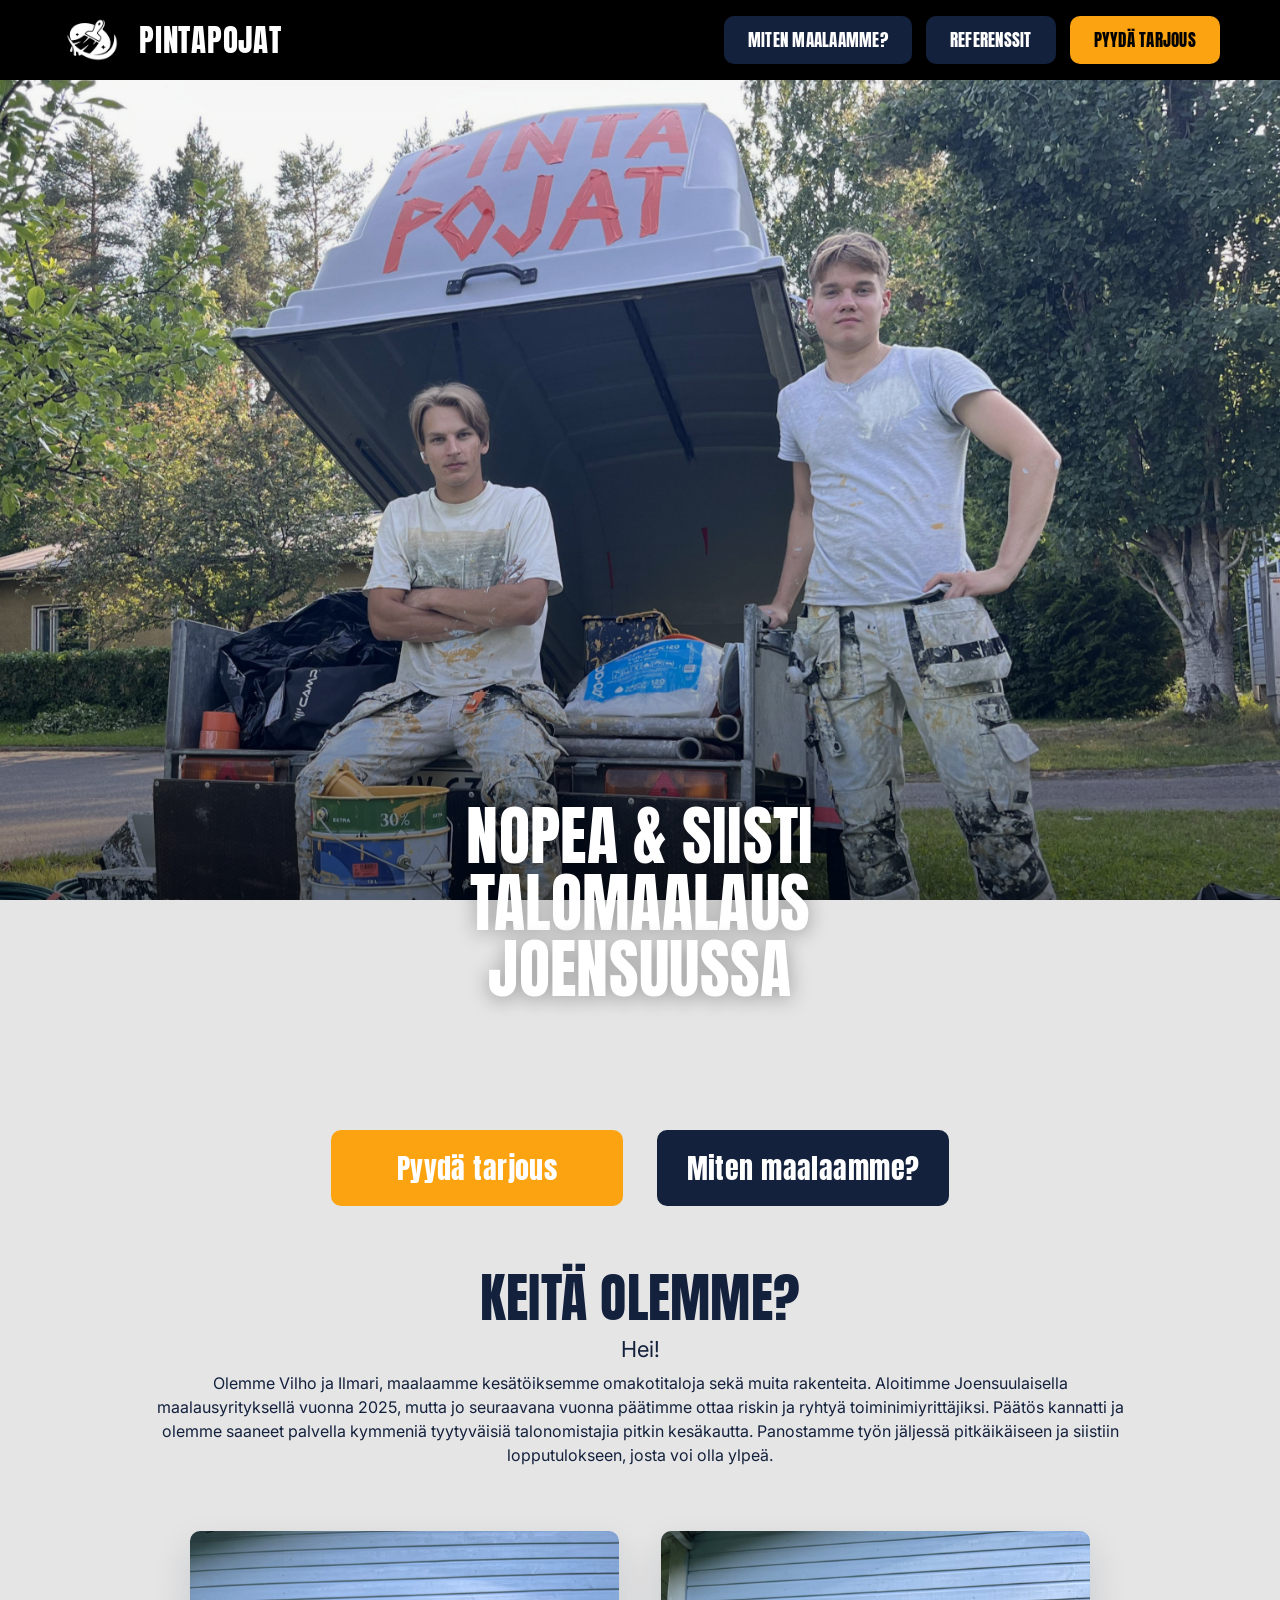
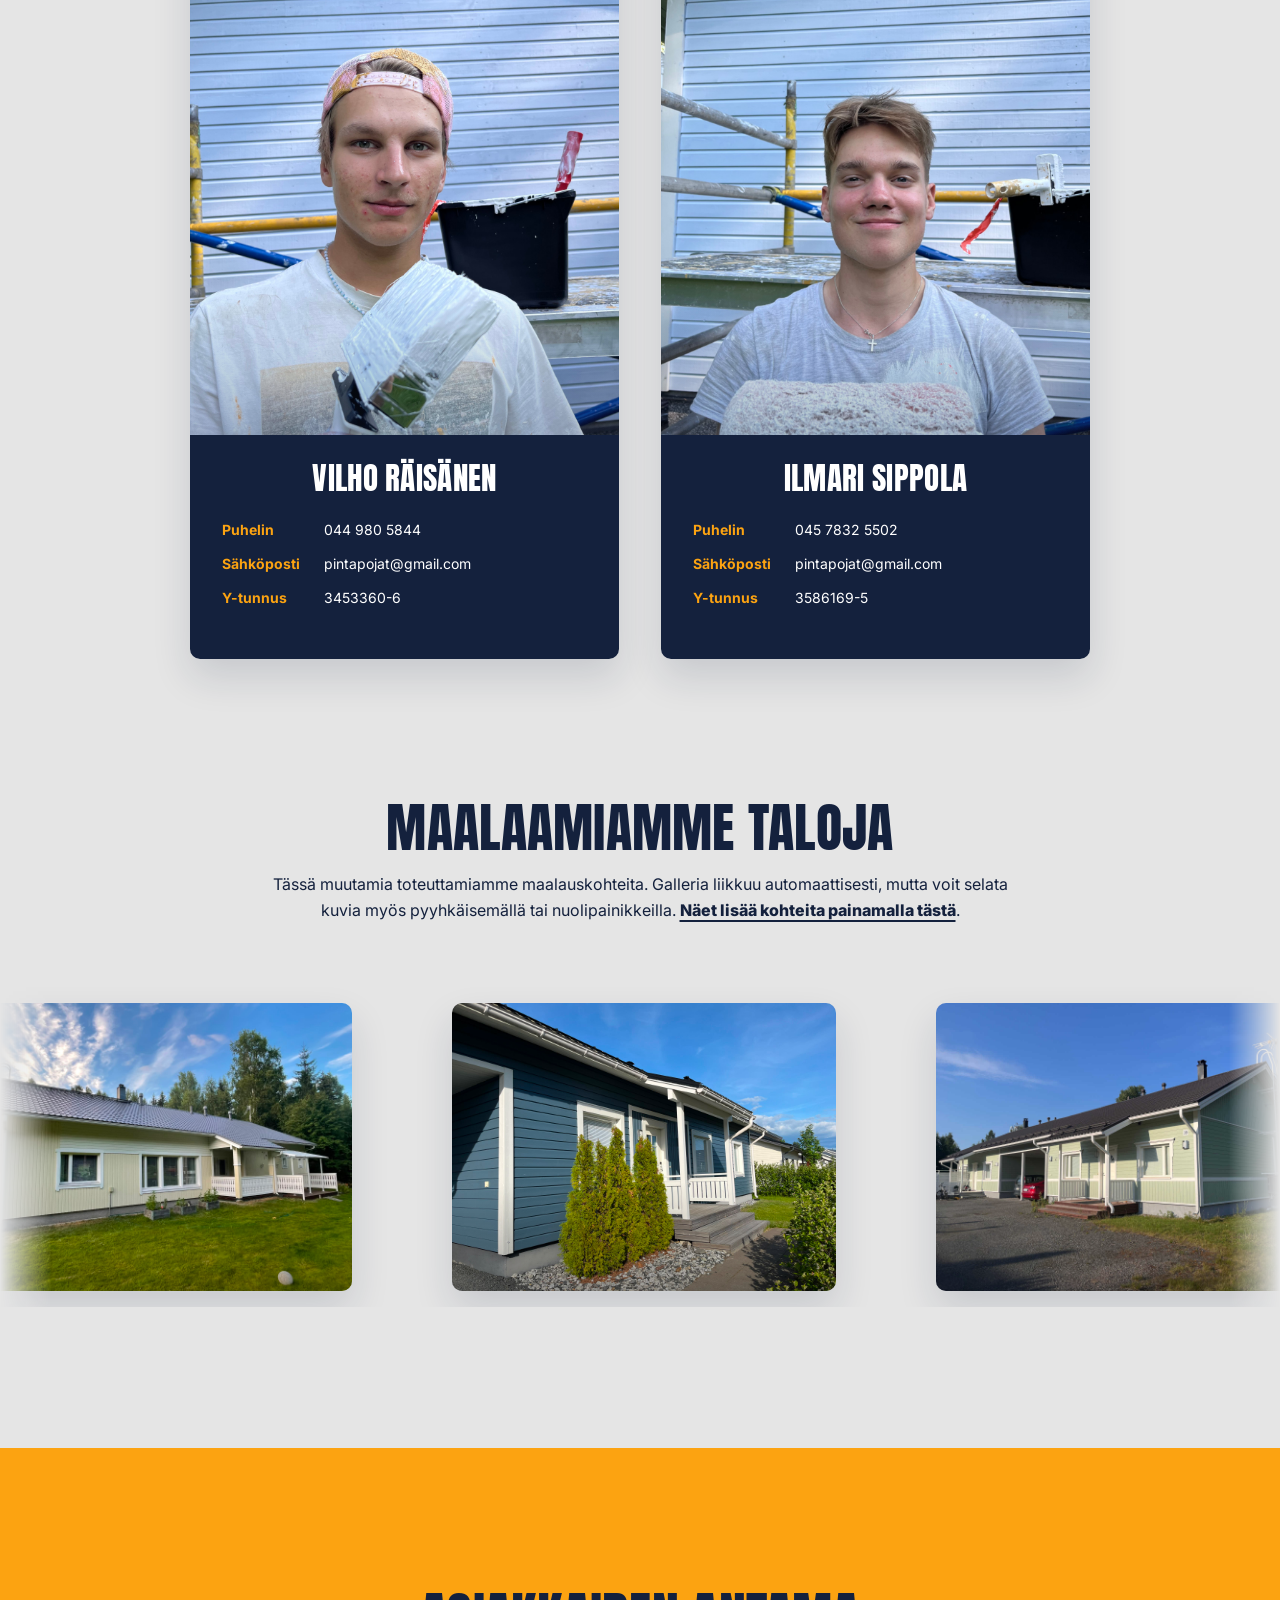
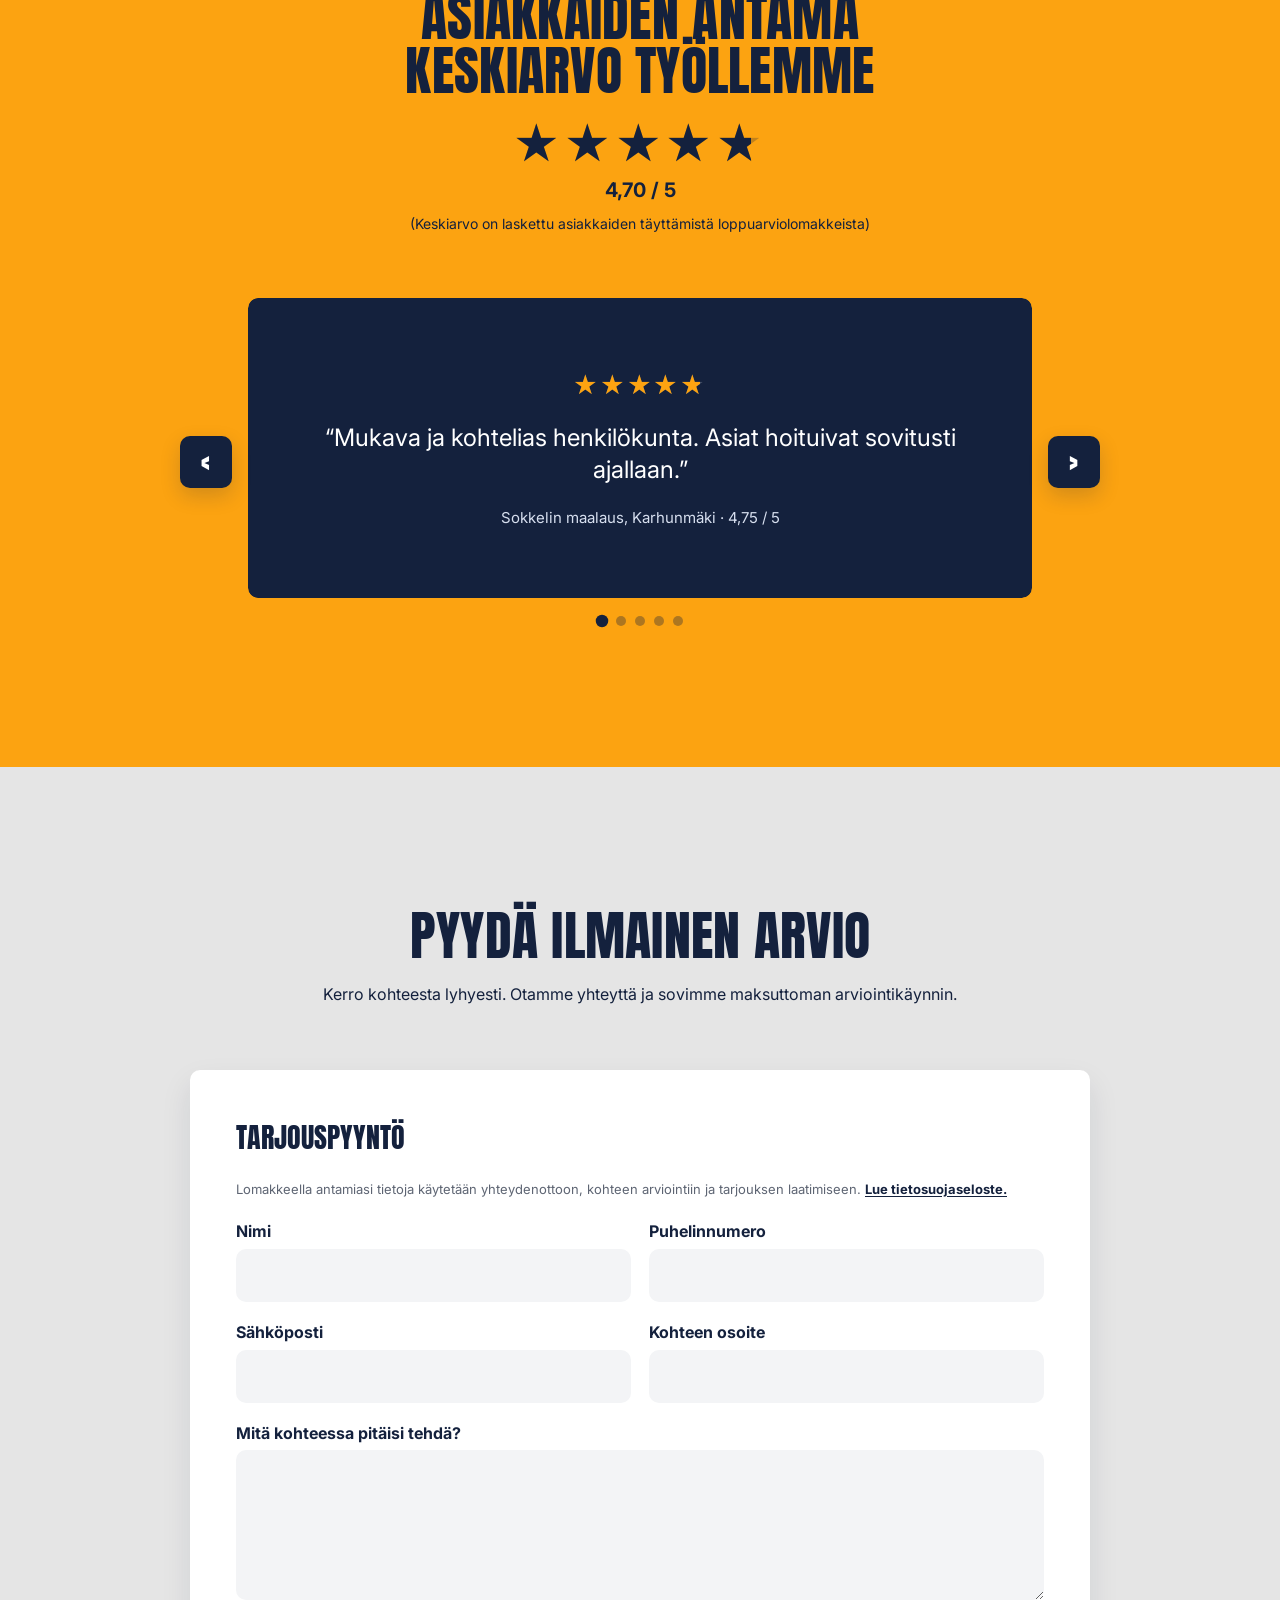
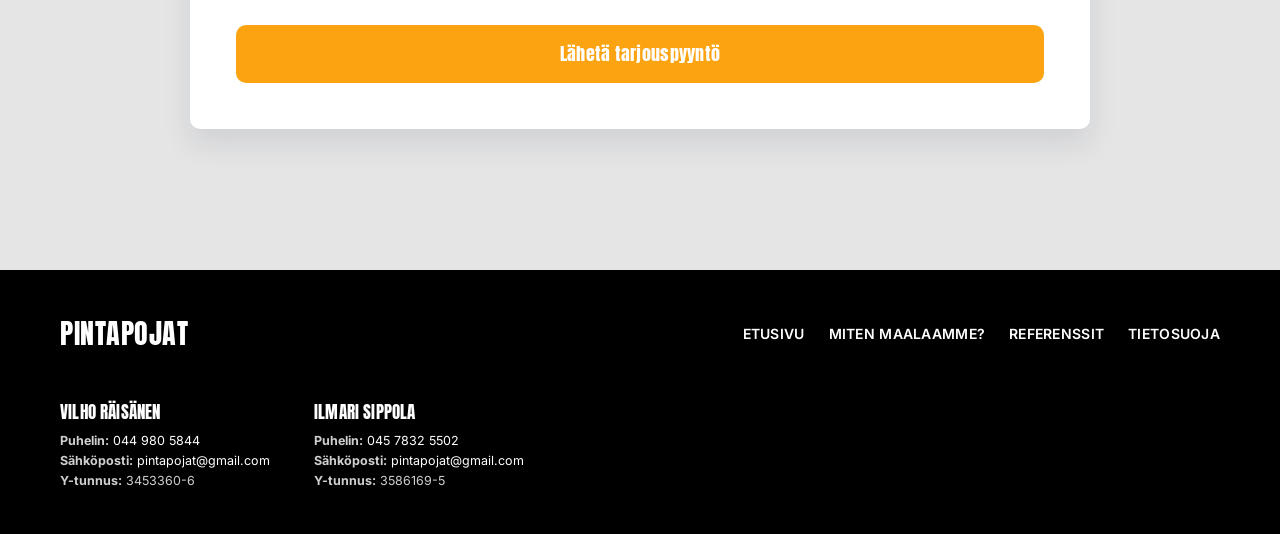
<file: index.html>
<!doctype html>
<html lang="fi">
<head>
  <meta charset="utf-8">
  <meta name="viewport" content="width=device-width, initial-scale=1">
    
  <title>Talomaalaus Joensuu | PintaPojat</title>
  <meta name="description" content="PintaPojat tekee talomaalaukset, julkisivumaalaukset ja huoltomaalaukset Joensuussa ja lähialueilla. Pyydä ilmainen arviointikäynti.">
  <meta name="robots" content="index,follow,max-image-preview:large">
  <link rel="canonical" href="https://pintapojat.fi/">

  <meta property="og:type" content="website">
  <meta property="og:locale" content="fi_FI">
  <meta property="og:site_name" content="PintaPojat">
  <meta property="og:title" content="Talomaalaus Joensuu | PintaPojat">
  <meta property="og:description" content="PintaPojat tekee talomaalaukset, julkisivumaalaukset ja huoltomaalaukset Joensuussa ja lähialueilla. Pyydä ilmainen arviointikäynti.">
  <meta property="og:url" content="https://pintapojat.fi/">
  <meta property="og:image" content="https://pintapojat.fi/assets/Pintapojat_tiimikuva1.jpg">
  <meta property="og:image:alt" content="Talomaalaus Joensuu | PintaPojat">

  <meta name="twitter:card" content="summary_large_image">
  <meta name="twitter:title" content="Talomaalaus Joensuu | PintaPojat">
  <meta name="twitter:description" content="PintaPojat tekee talomaalaukset, julkisivumaalaukset ja huoltomaalaukset Joensuussa ja lähialueilla. Pyydä ilmainen arviointikäynti.">
  <meta name="twitter:image" content="https://pintapojat.fi/assets/Pintapojat_tiimikuva1.jpg">

  <script type="application/ld+json">
{
  "@context": "https://schema.org",
  "@graph": [
    {
      "@type": [
        "LocalBusiness",
        "HousePainter"
      ],
      "@id": "https://pintapojat.fi/#business",
      "name": "PintaPojat",
      "url": "https://pintapojat.fi/",
      "logo": "https://pintapojat.fi/assets/LogoValkoinen.png",
      "image": "https://pintapojat.fi/assets/Pintapojat_tiimikuva1.jpg",
      "email": "pintapojat@gmail.com",
      "telephone": "+358449805844",
      "description": "PintaPojat tekee talomaalauksia, julkisivumaalauksia ja huoltomaalauksia Joensuussa ja lähialueilla.",
      "areaServed": [
        {
          "@type": "City",
          "name": "Joensuu"
        },
        {
          "@type": "AdministrativeArea",
          "name": "Pohjois-Karjala"
        }
      ],
      "address": {
        "@type": "PostalAddress",
        "addressLocality": "Joensuu",
        "addressRegion": "Pohjois-Karjala",
        "addressCountry": "FI"
      },
      "founder": [
        {
          "@type": "Person",
          "name": "Vilho Räisänen"
        },
        {
          "@type": "Person",
          "name": "Ilmari Sippola"
        }
      ],
      "contactPoint": [
        {
          "@type": "ContactPoint",
          "telephone": "+358449805844",
          "contactType": "customer service",
          "availableLanguage": "fi"
        },
        {
          "@type": "ContactPoint",
          "telephone": "+3584578325502",
          "contactType": "customer service",
          "availableLanguage": "fi"
        }
      ]
    },
    {
      "@type": "WebSite",
      "@id": "https://pintapojat.fi/#website",
      "url": "https://pintapojat.fi/",
      "name": "PintaPojat",
      "inLanguage": "fi-FI",
      "publisher": {
        "@id": "https://pintapojat.fi/#business"
      }
    }
  ]
}
  </script>
<link rel="icon" type="image/png" href="assets/LogoValkoinenMustaTausta.png">
  <link rel="apple-touch-icon" href="assets/LogoValkoinenMustaTausta.png">
<meta name="theme-color" content="#000000">
<link rel="preconnect" href="https://fonts.googleapis.com">
  <link rel="preconnect" href="https://fonts.gstatic.com" crossorigin>
  <link href="https://fonts.googleapis.com/css2?family=Anton&family=Inter:wght@400;500;600;700;800&display=swap" rel="stylesheet">

  <style>
    :root{
      --navy:#14213d;
      --navy-hover:#1d2e52;
      --orange:#fca311;
      --paper:#e5e5e5;
      --black:#000;
      --white:#fff;
      --max:1160px;
      --section-space:clamp(92px,11vw,144px);
      --content-gap:clamp(38px,5vw,64px);
      --radius-ui:10px;
      --image-y:0px;
      --title-y:0px;
      --hero-cover:0%;
      --header-height:80px;
    }

    *{box-sizing:border-box}
    html{scroll-behavior:smooth;overflow-x:hidden}
    body{
      margin:0;
      padding-top:var(--header-height);
      overflow-x:hidden;
      background:var(--paper);
      color:var(--navy);
      font-family:Inter,"Segoe UI",Arial,sans-serif;
      font-size:16px;
      line-height:1.55;
      text-rendering:optimizeLegibility;
      -webkit-font-smoothing:antialiased;
    }
    a{color:inherit;text-decoration:none}
    img{display:block;width:100%;height:auto}
    button,input,textarea{font:inherit}
    button{color:inherit}
    button,.nav-pill,.hero-action,.submit-button{
      font-family:Impact,Anton,Haettenschweiler,"Arial Narrow Bold",sans-serif;
      font-weight:400;
      letter-spacing:.015em;
    }
    .wrap{width:min(var(--max),calc(100% - 40px));margin-inline:auto}
    .impact{font-family:Impact,Anton,Haettenschweiler,"Arial Narrow Bold",sans-serif;font-weight:400}

    .skip-link{
      position:absolute;left:-9999px;top:12px;z-index:1000;
      padding:12px 16px;background:#fff;color:#000;border-radius:var(--radius-ui);
    }
    .skip-link:focus{left:12px}

    /* Musta yläpalkki kuten mallikuvassa */
    .site-header{
      position:fixed;
      inset:0 0 auto 0;
      z-index:10000;
      width:100%;
      background:var(--black);
      color:#fff;
    }
    .header-inner{
      min-height:80px;
      display:flex;
      align-items:center;
      justify-content:space-between;
      gap:28px;
      padding:10px 0;
    }
    .brand{
      display:flex;
      align-items:center;
      gap:15px;
      min-width:max-content;
    }
    .brand-logo{
      display:block;
      width:64px;
      height:54px;
      flex:none;
      border:0;
      object-fit:contain;
      background:transparent;
      pointer-events:none;
    }
    .brand-name{
      font-family:Impact,Anton,Haettenschweiler,"Arial Narrow Bold",sans-serif;
      font-size:clamp(25px,2.4vw,32px);
      line-height:1;
      letter-spacing:.025em;
      white-space:nowrap;
    }
    .main-nav{display:flex;align-items:center;gap:14px}
    .nav-pill{
      display:inline-flex;
      align-items:center;
      justify-content:center;
      min-height:48px;
      padding:9px 24px;
      border-radius:var(--radius-ui);
      background:var(--navy);
      color:#fff;
      font-size:clamp(13px,1.35vw,17px);
      font-weight:400;
      line-height:1;
      white-space:nowrap;
      transition:transform .18s ease,background .18s ease;
    }
    .nav-pill:hover,.nav-pill:focus-visible{background:var(--navy-hover);transform:translateY(-2px);outline:none}
    .nav-pill.offer{background:var(--orange);color:#000}
    .nav-pill.offer:hover,.nav-pill.offer:focus-visible{background:#ffb532}
    .menu-toggle{
      display:none;
      border:0;
      border-radius:var(--radius-ui);
      background:var(--orange);
      color:#000;
      padding:11px 14px;
      font-weight:400;
      cursor:pointer;
    }

    /* Hero: kuva liikkuu hitaammin ja otsikko nopeammin */
    .hero{
      position:relative;
      z-index:10;
      height:clamp(560px,calc(100svh - 80px),840px);
      overflow:visible;
      background:#1c1c1c;
    }
    .hero-clip{position:absolute;inset:0;overflow:hidden}
    .hero-image{
      position:absolute;
      left:0;
      top:-2%;
      width:100%;
      height:110%;
      object-fit:cover;
      object-position:center 22%;
      transform:translate3d(0,var(--image-y),0) scale(1.025);
      will-change:transform;
    }
    .hero-shade{
      position:absolute;
      inset:0;
      background:linear-gradient(to bottom,rgba(0,0,0,.03),rgba(0,0,0,.06) 56%,rgba(0,0,0,.55));
    }
    .hero-grey-cover{
      position:absolute;
      left:0;
      right:0;
      bottom:0;
      z-index:2;
      height:var(--hero-cover);
      background:var(--paper);
      will-change:height;
      pointer-events:none;
    }
    .hero-title{
      position:absolute;
      z-index:5;
      left:50%;
      bottom:clamp(-118px,-8vw,-82px);
      width:min(920px,94vw);
      margin:0;
      color:#fff;
      text-align:center;
      text-transform:uppercase;
      font-family:Impact,Anton,Haettenschweiler,"Arial Narrow Bold",sans-serif;
      font-size:clamp(42px,5.4vw,64px);
      font-weight:400;
      letter-spacing:.005em;
      line-height:1.04;
      text-shadow:0 3px 20px rgba(0,0,0,.34);
      transform:translate3d(-50%,var(--title-y),0);
      will-change:transform;
    }

    .intro{
      position:relative;
      z-index:2;
      padding:clamp(170px,18vw,230px) 0 var(--section-space);
      background:var(--paper);
      text-align:center;
    }
    .hero-actions{
      display:flex;
      align-items:stretch;
      justify-content:center;
      flex-wrap:wrap;
      gap:clamp(18px,3vw,34px);
      margin:0 auto var(--content-gap);
    }
    .hero-action{
      display:inline-flex;
      align-items:center;
      justify-content:center;
      width:min(292px,100%);
      min-height:76px;
      padding:15px 26px;
      border-radius:var(--radius-ui);
      color:#fff;
      font-size:clamp(20px,2.2vw,28px);
      font-weight:400;
      line-height:1.1;
      transition:transform .18s ease,filter .18s ease;
    }
    .hero-action:hover,.hero-action:focus-visible{transform:translateY(-3px);filter:brightness(1.03);outline:none}
    .hero-action.orange{background:var(--orange)}
    .hero-action.navy{background:var(--navy)}

    .about-title{
      margin:0;
      color:var(--navy);
      text-transform:uppercase;
      font-size:clamp(36px,4.6vw,54px);
      line-height:1;
      letter-spacing:.005em;
    }
    .hello{margin:8px 0 0;font-size:clamp(18px,1.8vw,22px)}
    .about-text{
      width:min(980px,100%);
      margin:5px auto 0;
      font-size:clamp(16px,1.2vw,18px);
      line-height:1.5;
      text-align:center;
    }

    /* Selkeät henkilökortit samalla maltillisella pyöristyksellä kuin painikkeissa */
    .people-grid{
      width:min(900px,100%);
      margin:var(--content-gap) auto 0;
      display:grid;
      grid-template-columns:repeat(2,minmax(0,1fr));
      gap:clamp(24px,4vw,42px);
      align-items:start;
    }
    .person-card{
      min-width:0;
      overflow:hidden;
      border-radius:var(--radius-ui);
      background:#fff;
      box-shadow:0 18px 38px rgba(20,33,61,.14);
    }
    .person-photo{
      position:relative;
      aspect-ratio:4/4.7;
      overflow:hidden;
      background:#d8dadd;
    }
    .person-photo::after{
      content:"";
      position:absolute;
      inset:auto 0 0;
      height:28%;
      background:linear-gradient(to top,rgba(20,33,61,.28),transparent);
      pointer-events:none;
    }
    .person-photo img{
      width:100%;
      height:100%;
      object-fit:cover;
      object-position:center 14%;
    }
    .person-content{
      min-height:224px;
      padding:28px clamp(22px,3vw,32px) 32px;
      background:var(--navy);
      color:#fff;
      text-align:left;
    }
    .person-name{
      margin:0;
      text-align:center;
      text-transform:uppercase;
      font-family:Impact,Anton,Haettenschweiler,"Arial Narrow Bold",sans-serif;
      font-size:clamp(25px,2.4vw,32px);
      font-weight:400;
      line-height:1;
      letter-spacing:.01em;
    }
    .person-details{
      display:grid;
      gap:14px;
      margin:26px 0 0;
      padding:0;
      list-style:none;
    }
    .person-detail{
      display:grid;
      grid-template-columns:90px minmax(0,1fr);
      gap:12px;
      align-items:start;
      font-size:14px;
      line-height:1.45;
    }
    .person-detail strong{color:var(--orange)}
    .person-detail a{overflow-wrap:anywhere}
    .person-detail a:hover,.person-detail a:focus-visible{color:var(--orange);outline:none}

    /* Automaattisesti liikkuva ja käsin ohjattava kohdegalleria */
    .projects-showcase{
      padding:0 0 var(--section-space);
      overflow:hidden;
      background:var(--paper);
      scroll-margin-top:20px;
    }
    .projects-heading{
      width:min(var(--max),calc(100% - 40px));
      margin:0 auto var(--content-gap);
      text-align:center;
    }
    .projects-heading .section-title{margin-bottom:18px}
    .projects-heading p{
      width:min(760px,100%);
      margin:0 auto;
      font-size:clamp(16px,1.1vw,18px);
      line-height:1.6;
    }
    .projects-heading a{
      font-weight:800;
      text-decoration:underline;
      text-decoration-thickness:2px;
      text-underline-offset:4px;
    }
    .projects-heading a:hover,.projects-heading a:focus-visible{color:#000;outline:none}
    .projects-shell{
      position:relative;
      width:100%;
    }
    .projects-marquee{
      width:100%;
      overflow-x:auto;
      overflow-y:hidden;
      scrollbar-width:none;
      cursor:grab;
      user-select:none;
      touch-action:pan-y;
      -webkit-user-select:none;
      user-select:none;
      overscroll-behavior-inline:contain;
      -webkit-mask-image:linear-gradient(to right,transparent 0,#000 4%,#000 96%,transparent 100%);
      mask-image:linear-gradient(to right,transparent 0,#000 4%,#000 96%,transparent 100%);
    }
    .projects-marquee::-webkit-scrollbar{display:none}
    .projects-marquee.dragging{cursor:grabbing}
    .projects-marquee:focus-visible{
      outline:3px solid rgba(20,33,61,.45);
      outline-offset:4px;
    }
    .projects-track{
      display:flex;
      width:max-content;
    }
    .projects-group{
      display:flex;
      flex:none;
      gap:20px;
      padding-right:20px;
    }
    .project-card{
      position:relative;
      flex:none;
      width:clamp(280px,30vw,420px);
      aspect-ratio:4/3;
      overflow:hidden;
      border-radius:var(--radius-ui);
      background:#cfd2d7;
      box-shadow:0 18px 38px rgba(20,33,61,.14);
    }
    .project-card img{
      width:100%;
      height:100%;
      object-fit:cover;
      pointer-events:none;
      -webkit-user-drag:none;
      transition:transform .5s ease;
    }
    .project-card:hover img{transform:scale(1.035)}
    .project-card::after{
      content:"";
      position:absolute;
      inset:auto 0 0;
      height:38%;
      background:linear-gradient(to top,rgba(0,0,0,.34),transparent);
      pointer-events:none;
    }

    .section{
      padding:var(--section-space) 0;
      background:var(--paper);
      scroll-margin-top:20px;
    }
    .section-title{
      margin:0;
      color:var(--navy);
      text-align:center;
      text-transform:uppercase;
      font-family:Impact,Anton,Haettenschweiler,"Arial Narrow Bold",sans-serif;
      font-size:clamp(36px,4.6vw,54px);
      font-weight:400;
      line-height:1;
      letter-spacing:.005em;
      text-wrap:balance;
      max-width:980px;
      margin-inline:auto;
    }
    .section-lead{
      width:min(760px,100%);
      margin:20px auto var(--content-gap);
      text-align:center;
      color:var(--navy);
      font-size:clamp(16px,1.1vw,18px);
    }

    /* Asiakaspalautteet: viisi vaakasuunnassa selattavaa korttia */
    #palaute{background:var(--orange)}
    #palaute .section-title{max-width:900px}
    .rating{display:grid;justify-items:center;gap:8px;margin:24px 0 var(--content-gap);text-align:center}
    .stars{font-size:clamp(32px,3.6vw,46px);line-height:1;letter-spacing:.08em}
    .star-rating{
      --rating-width:100%;
      --empty-color:rgba(20,33,61,.25);
      --fill-color:var(--navy);
      position:relative;
      display:inline-block;
      width:max-content;
      color:var(--empty-color);
      white-space:nowrap;
    }
    .star-rating::before{content:"★★★★★"}
    .star-rating::after{
      content:"★★★★★";
      position:absolute;
      inset:0 auto 0 0;
      width:var(--rating-width);
      overflow:hidden;
      color:var(--fill-color);
      white-space:nowrap;
    }
    .rating strong{font-size:20px}
    .rating small{
      width:min(760px,100%);
      font-size:14px;
      line-height:1.45;
      color:var(--navy);
    }

    .feedback-shell{position:relative;width:min(920px,100%);margin-inline:auto;padding:0 68px}
    .feedback-viewport{
      overflow-x:auto;
      overscroll-behavior-inline:contain;
      scroll-snap-type:x mandatory;
      scroll-behavior:smooth;
      scrollbar-width:none;
      border-radius:var(--radius-ui);
      outline:none;
    }
    .feedback-viewport::-webkit-scrollbar{display:none}
    .feedback-viewport:focus-visible{outline:3px solid rgba(20,33,61,.48);outline-offset:5px}
    .feedback-track{display:flex;gap:18px}
    .feedback-card{
      flex:0 0 100%;
      min-height:300px;
      scroll-snap-align:start;
      display:flex;
      flex-direction:column;
      align-items:center;
      justify-content:center;
      padding:48px clamp(26px,6vw,70px);
      border-radius:var(--radius-ui);
      background:var(--navy);
      color:#fff;
      text-align:center;
    }
    .feedback-card .mini-stars{
      --empty-color:rgba(255,255,255,.22);
      --fill-color:var(--orange);
      font-size:24px;
      letter-spacing:.07em;
    }
    .feedback-card blockquote{
      max-width:720px;
      margin:18px 0 20px;
      font-size:clamp(18px,2vw,24px);
      line-height:1.33;
    }
    .feedback-card cite{font-style:normal;color:#d7dfef;font-size:15px}
    .carousel-arrow{
      position:absolute;
      top:50%;
      z-index:3;
      width:52px;
      height:52px;
      border:0;
      border-radius:var(--radius-ui);
      display:grid;
      place-items:center;
      transform:translateY(-50%);
      background:var(--navy);
      color:#fff;
      font-size:30px;
      line-height:1;
      cursor:pointer;
      box-shadow:0 8px 20px rgba(20,33,61,.18);
      transition:transform .18s ease,background .18s ease,opacity .18s ease;
    }
    .carousel-arrow:hover,.carousel-arrow:focus-visible{background:var(--navy-hover);transform:translateY(-50%) scale(1.06);outline:none}
    .carousel-arrow:disabled{opacity:.32;cursor:not-allowed;transform:translateY(-50%)}
    .carousel-arrow.prev{left:0}
    .carousel-arrow.next{right:0}
    .carousel-dots{display:flex;justify-content:center;gap:9px;margin-top:18px}
    .carousel-dot{width:10px;height:10px;padding:0;border:0;border-radius:50%;background:rgba(20,33,61,.34);cursor:pointer}
    .carousel-dot[aria-current="true"]{background:var(--navy);transform:scale(1.25)}

    /* Tarjouslomake */
    .offer-card{
      width:min(900px,100%);
      margin:0 auto;
      padding:clamp(30px,4vw,46px);
      border-radius:var(--radius-ui);
      background:#fff;
      box-shadow:0 14px 30px rgba(20,33,61,.1);
    }
    .offer-card h3{
      margin:0 0 20px;
      text-transform:uppercase;
      font-family:Impact,Anton,Haettenschweiler,"Arial Narrow Bold",sans-serif;
      font-size:28px;
      font-weight:400;
    }
    form{display:grid;gap:18px}
    .form-row{display:grid;grid-template-columns:1fr 1fr;gap:18px}
    label{display:block;margin-bottom:5px;font-weight:700}
    input,textarea{
      width:100%;
      border:0;
      border-radius:var(--radius-ui);
      padding:14px;
      background:#f3f4f6;
      color:var(--navy);
      font-size:16px;
    }
    textarea{min-height:150px;resize:vertical}
    input:focus,textarea:focus{outline:3px solid rgba(252,163,17,.32)}
    .submit-button{
      min-height:58px;
      border:0;
      border-radius:var(--radius-ui);
      background:var(--orange);
      color:#fff;
      font-size:18px;
      font-weight:400;
      cursor:pointer;
      transition:transform .18s ease,filter .18s ease;
    }
    .submit-button:hover,.submit-button:focus-visible{transform:translateY(-2px);filter:brightness(1.02);outline:none}

    footer{padding:42px 0;background:#000;color:#fff}
    .footer-inner{display:grid;gap:24px}
    .footer-top{display:flex;align-items:center;justify-content:space-between;gap:24px;flex-wrap:wrap}
    .footer-brand{font-family:Impact,Anton,Haettenschweiler,"Arial Narrow Bold",sans-serif;font-size:28px;letter-spacing:.02em}
    .footer-page-links{display:flex;gap:24px;flex-wrap:wrap;align-items:center}
    .footer-page-link{
      color:#fff;
      font-size:14px;
      font-weight:600;
      letter-spacing:.02em;
      text-decoration:none;
      transition:color .18s ease,opacity .18s ease;
    }
    .footer-page-link:hover,.footer-page-link:focus-visible{color:var(--orange);outline:none}
    .footer-contacts{
      display:flex;
      align-items:flex-start;
      gap:34px;
      flex-wrap:wrap;
      padding-top:20px;
    }
    .footer-contact{min-width:220px}
    .footer-contact h3{
      margin:0 0 6px;color:#fff;text-transform:uppercase;
      font-family:Impact,Anton,Haettenschweiler,"Arial Narrow Bold",sans-serif;
      font-size:17px;font-weight:400;letter-spacing:.01em;
    }
    .footer-contact p{margin:2px 0;color:#cfcfcf;font-size:12.5px;line-height:1.45}
    .footer-contact a{color:#fff}
    .footer-contact a:hover,.footer-contact a:focus-visible{color:var(--orange);outline:none}

    @media(max-width:880px){
      :root{--header-height:72px}
      .header-inner{min-height:72px}
      .brand-logo{width:54px;height:46px}
      .brand-name{font-size:27px}
      .main-nav{
        position:absolute;
        top:var(--header-height);
        left:16px;
        right:16px;
        display:none;
        flex-direction:column;
        padding:14px;
        border-radius:var(--radius-ui);
        background:#080808;
      }
      .main-nav.open{display:flex}
      .nav-pill{width:100%;min-height:48px}
      .menu-toggle{display:block}
    }

    @media(max-width:650px){
      .wrap{width:min(var(--max),calc(100% - 26px))}
      .brand-name{font-size:25px}
      .hero{height:clamp(520px,78svh,660px)}
      .hero-image{object-position:center 45%}
      .hero-title{bottom:-82px;font-size:36px;line-height:1.05}
      .intro{padding-top:144px;padding-bottom:var(--section-space)}
      .hero-actions{gap:13px;margin-bottom:var(--content-gap)}
      .hero-action{width:100%;min-height:62px;font-size:22px}
      .about-title,.section-title{font-size:36px}
      .about-text{font-size:16px;line-height:1.65}
      .people-grid{grid-template-columns:1fr;width:min(410px,100%)}
      .person-card{border-radius:var(--radius-ui)}
      .person-content{min-height:0}
      .person-detail{grid-template-columns:82px minmax(0,1fr);font-size:14px}
      .projects-heading{width:min(var(--max),calc(100% - 26px));margin-bottom:34px}
      .projects-heading p{font-size:16px}
      .projects-group{gap:14px;padding-right:14px}
      .project-card{width:78vw;max-width:340px}
      .feedback-shell{padding:0 0 72px}
      .carousel-arrow{top:auto;bottom:0;transform:none}
      .carousel-arrow:hover,.carousel-arrow:focus-visible{transform:scale(1.06)}
      .carousel-arrow:disabled{transform:none}
      .carousel-arrow.prev{left:calc(50% - 62px)}
      .carousel-arrow.next{right:calc(50% - 62px)}
      .feedback-card{min-height:335px;padding:38px 24px}
      .form-row{grid-template-columns:1fr}
      .offer-card{padding:22px 17px}
      footer{padding:34px 0}
      .footer-top{align-items:flex-start}
      .footer-page-links{width:100%;gap:14px 20px}
      .footer-contacts{display:grid;grid-template-columns:1fr;gap:16px;padding-top:16px}
      .footer-contact{min-width:0}
    }

    @media(prefers-reduced-motion:reduce){
      html{scroll-behavior:auto}
      .hero-image,.hero-title{transform:none!important}
      .hero-grey-cover{display:none}
      .projects-marquee{mask-image:none;-webkit-mask-image:none}
      .feedback-viewport{scroll-behavior:auto}
      *,*::before,*::after{animation-duration:.01ms!important;animation-iteration-count:1!important;transition-duration:.01ms!important}
    }
  
    .privacy-note{
      margin:0 0 2px;
      color:#5e6573;
      font-size:13px;
      line-height:1.5;
    }
    .privacy-note a{
      color:#14213d;
      font-weight:700;
      text-decoration:underline;
      text-underline-offset:2px;
    }
  </style>
</head>
<body>
  <a class="skip-link" href="#sisalto">Siirry sisältöön</a>

  <header class="site-header">
    <div class="wrap header-inner">
      <a class="brand" href="#alku" aria-label="PintaPojat etusivu">
        <img class="brand-logo" src="assets/LogoValkoinen.png" alt="PintaPojat-logo">
        <span class="brand-name">PINTAPOJAT</span>
      </a>

      <button class="menu-toggle" id="menuToggle" type="button" aria-expanded="false" aria-controls="mainNav">Valikko</button>

      <nav class="main-nav" id="mainNav" aria-label="Päävalikko">
        <a class="nav-pill" href="maalaustavat.html">MITEN MAALAAMME?</a>
        <a class="nav-pill" href="kohteet.html">REFERENSSIT</a>
        <a class="nav-pill offer" href="#tarjous">PYYDÄ TARJOUS</a>
      </nav>
    </div>
  </header>

  <main id="sisalto">
    <section class="hero" id="alku" aria-label="PintaPoikien pääkuva">
      <div class="hero-clip">
        <img class="hero-image" src="assets/Pintapojat_tiimikuva1.jpg" alt="PintaPojat maalaustyön yhteydessä">
        <div class="hero-shade" aria-hidden="true"></div>
        <div class="hero-grey-cover" aria-hidden="true"></div>
      </div>
      <h1 class="hero-title">Nopea &amp; siisti<br>talomaalaus<br>Joensuussa</h1>
    </section>

    <section class="intro" id="meista">
      <div class="wrap">
        <div class="hero-actions">
          <a class="hero-action orange" href="#tarjous">Pyydä tarjous</a>
          <a class="hero-action navy" href="maalaustavat.html">Miten maalaamme?</a>
        </div>

        <h2 class="about-title impact">Keitä olemme?</h2>
        <p class="hello">Hei!</p>
        <p class="about-text">
          Olemme Vilho ja Ilmari, maalaamme kesätöiksemme omakotitaloja sekä muita rakenteita.
          Aloitimme Joensuulaisella maalausyrityksellä vuonna 2025, mutta jo seuraavana vuonna päätimme ottaa riskin ja
          ryhtyä toiminimiyrittäjiksi. Päätös kannatti ja olemme saaneet palvella kymmeniä tyytyväisiä talonomistajia
          pitkin kesäkautta. Panostamme työn jäljessä pitkäikäiseen ja siistiin lopputulokseen, josta voi olla ylpeä.
        </p>

        <div class="people-grid" aria-label="Vilho ja Ilmari PintaPojista">
          <article class="person-card">
            <div class="person-photo">
              <img src="assets/Vilho_omakuva.jpg" alt="Vilho Räisänen">
            </div>
            <div class="person-content">
              <h3 class="person-name">Vilho Räisänen</h3>
              <ul class="person-details">
                <li class="person-detail"><strong>Puhelin</strong><a href="tel:+358449805844">044 980 5844</a></li>
                <li class="person-detail"><strong>Sähköposti</strong><a href="mailto:pintapojat@gmail.com">pintapojat@gmail.com</a></li>
                <li class="person-detail"><strong>Y-tunnus</strong><span>3453360-6</span></li>
              </ul>
            </div>
          </article>

          <article class="person-card">
            <div class="person-photo">
              <img src="assets/Ilmari_omakuva.jpg" alt="Ilmari Sippola">
            </div>
            <div class="person-content">
              <h3 class="person-name">Ilmari Sippola</h3>
              <ul class="person-details">
                <li class="person-detail"><strong>Puhelin</strong><a href="tel:+3584578325502">045 7832 5502</a></li>
                <li class="person-detail"><strong>Sähköposti</strong><a href="mailto:pintapojat@gmail.com">pintapojat@gmail.com</a></li>
                <li class="person-detail"><strong>Y-tunnus</strong><span>3586169-5</span></li>
              </ul>
            </div>
          </article>
        </div>
      </div>
    </section>

    <section class="projects-showcase" id="kohteet" aria-labelledby="kohteet-otsikko">
      <div class="projects-heading">
        <h2 class="section-title" id="kohteet-otsikko">Maalaamiamme taloja</h2>
        <p>Tässä muutamia toteuttamiamme maalauskohteita. Galleria liikkuu automaattisesti, mutta voit selata kuvia myös pyyhkäisemällä tai nuolipainikkeilla. <a href="kohteet.html">Näet lisää kohteita painamalla tästä</a>.</p>
      </div>

      <div class="projects-shell">
        <div class="projects-marquee" id="projectsMarquee" tabindex="0" aria-label="Kuvagalleria maalaamistamme taloista. Pyyhkäise tai käytä näppäimistön nuolinäppäimiä.">
          <div class="projects-track" id="projectsTrack">
          <div class="projects-group">
            <figure class="project-card"><img src="assets/Talo_01.jpg" alt="PintaPoikien maalaama talo" loading="lazy" decoding="async"></figure>
            <figure class="project-card"><img src="assets/Talo_02.jpg" alt="PintaPoikien maalaama talon julkisivu" loading="lazy" decoding="async"></figure>
            <figure class="project-card"><img src="assets/Talo_03.jpg" alt="Valmis talomaalauskohde Joensuun seudulla" loading="lazy" decoding="async"></figure>
            <figure class="project-card"><img src="assets/Talo_04.jpg" alt="Huolellisesti maalattu omakotitalo" loading="lazy" decoding="async"></figure>
            <figure class="project-card"><img src="assets/Talo_05.jpg" alt="PintaPoikien viimeistelemä ulkomaalauskohde" loading="lazy" decoding="async"></figure>
            <figure class="project-card"><img src="assets/Talo_06.jpg" alt="Maalattu talo valmiina" loading="lazy" decoding="async"></figure>
            <figure class="project-card"><img src="assets/Talo_07.jpg" alt="Talon uusi maalipinta" loading="lazy" decoding="async"></figure>
            <figure class="project-card"><img src="assets/Talo_08.jpg" alt="Valmis julkisivumaalaus" loading="lazy" decoding="async"></figure>
          </div>

          <div class="projects-group" aria-hidden="true">
            <figure class="project-card"><img src="assets/Talo_01.jpg" alt="" loading="lazy" decoding="async"></figure>
            <figure class="project-card"><img src="assets/Talo_02.jpg" alt="" loading="lazy" decoding="async"></figure>
            <figure class="project-card"><img src="assets/Talo_03.jpg" alt="" loading="lazy" decoding="async"></figure>
            <figure class="project-card"><img src="assets/Talo_04.jpg" alt="" loading="lazy" decoding="async"></figure>
            <figure class="project-card"><img src="assets/Talo_05.jpg" alt="" loading="lazy" decoding="async"></figure>
            <figure class="project-card"><img src="assets/Talo_06.jpg" alt="" loading="lazy" decoding="async"></figure>
            <figure class="project-card"><img src="assets/Talo_07.jpg" alt="" loading="lazy" decoding="async"></figure>
            <figure class="project-card"><img src="assets/Talo_08.jpg" alt="" loading="lazy" decoding="async"></figure>
          </div>
        </div>

      </div>
    </section>

    <section class="section" id="palaute">
      <div class="wrap">
        <h2 class="section-title">Asiakkaiden antama keskiarvo työllemme</h2>
        <div class="rating" aria-label="Asiakkaiden antama keskiarvo 4,70 tähteä viidestä">
          <div class="stars star-rating" style="--rating-width:94%" aria-hidden="true"></div>
          <strong>4,70 / 5</strong>
          <small>(Keskiarvo on laskettu asiakkaiden täyttämistä loppuarviolomakkeista)</small>
        </div>

        <div class="feedback-shell">
          <button class="carousel-arrow prev" id="feedbackPrev" type="button" aria-label="Edellinen palaute">‹</button>

          <div class="feedback-viewport" id="feedbackViewport" tabindex="0" aria-label="Asiakaspalautteet. Selaa vasemmalla ja oikealla nuolinäppäimellä.">
            <div class="feedback-track">
              <article class="feedback-card">
                <div class="mini-stars star-rating" style="--rating-width:95%" role="img" aria-label="4,75 tähteä viidestä"></div>
                <blockquote>“Mukava ja kohtelias henkilökunta. Asiat hoituivat sovitusti ajallaan.”</blockquote>
                <cite>Sokkelin maalaus, Karhunmäki · 4,75 / 5</cite>
              </article>

              <article class="feedback-card">
                <div class="mini-stars star-rating" style="--rating-width:90%" role="img" aria-label="4,5 tähteä viidestä"></div>
                <blockquote>“Ystävällinen palvelu ja hyvä yhteydenpito. Siisti työn jälki.”</blockquote>
                <cite>Paritalon maalaus, Lehmo · 4,5 / 5</cite>
              </article>

              <article class="feedback-card">
                <div class="mini-stars star-rating" style="--rating-width:95%" role="img" aria-label="4,75 tähteä viidestä"></div>
                <blockquote>“Kiitos, hyvin sujui kaikki, voin suositella myös muille. Mukava tukea nuoria yrittäjiä.”</blockquote>
                <cite>Omakotitalon maalaus, Karhunmäki · 4,75 / 5</cite>
              </article>

              <article class="feedback-card">
                <div class="mini-stars star-rating" style="--rating-width:97.5%" role="img" aria-label="4,875 tähteä viidestä"></div>
                <blockquote>“Hyvin hoidettu OKT:n maalausurakka.”</blockquote>
                <cite>Omakotitalon maalaus, Reijola · 4,875 / 5</cite>
              </article>

              <article class="feedback-card">
                <div class="mini-stars star-rating" style="--rating-width:100%" role="img" aria-label="5 tähteä viidestä"></div>
                <blockquote>“Palvelu huolehtivaa ja kohteliasta. Kiitos hyvästä työstä!”</blockquote>
                <cite>Piharakennuksen maalaus, Karhunmäki · 5 / 5</cite>
              </article>
            </div>
          </div>

          <button class="carousel-arrow next" id="feedbackNext" type="button" aria-label="Seuraava palaute">›</button>
          <div class="carousel-dots" id="feedbackDots" aria-label="Valitse palaute"></div>
        </div>
      </div>
    </section>

    <section class="section" id="tarjous">
      <div class="wrap">
        <h2 class="section-title">Pyydä ilmainen arvio</h2>
        <p class="section-lead">Kerro kohteesta lyhyesti. Otamme yhteyttä ja sovimme maksuttoman arviointikäynnin.</p>

        <div class="offer-card">
          <h3>Tarjouspyyntö</h3>
          <form action="https://formspree.io/f/xeerkbjz" method="POST">
            <input type="hidden" name="_subject" value="Uusi tarjouspyyntö - PintaPojat">
                        <p class="privacy-note">Lomakkeella antamiasi tietoja käytetään yhteydenottoon, kohteen arviointiin ja tarjouksen laatimiseen. <a href="tietosuoja.html">Lue tietosuojaseloste.</a></p>
<div class="form-row">
              <div>
                <label for="nimi">Nimi</label>
                <input id="nimi" name="Nimi" type="text" autocomplete="name" required>
              </div>
              <div>
                <label for="puhelin">Puhelinnumero</label>
                <input id="puhelin" name="Puhelinnumero" type="tel" autocomplete="tel" required>
              </div>
            </div>
            <div class="form-row">
              <div>
                <label for="sahkoposti">Sähköposti</label>
                <input id="sahkoposti" name="Sähköposti" type="email" autocomplete="email" required>
              </div>
              <div>
                <label for="osoite">Kohteen osoite</label>
                <input id="osoite" name="Osoite" type="text" autocomplete="street-address">
              </div>
            </div>
            <div>
              <label for="kuvaus">Mitä kohteessa pitäisi tehdä?</label>
              <textarea id="kuvaus" name="Työn kuvaus" required></textarea>
            </div>
            <button class="submit-button" type="submit">Lähetä tarjouspyyntö</button>
          </form>
        </div>
      </div>
    </section>
  </main>

  <footer>
    <div class="wrap footer-inner">
      <div class="footer-top">
        <div class="footer-brand">PINTAPOJAT</div>
        <nav class="footer-page-links" aria-label="Alatunnisteen sivulinkit">
          <a class="footer-page-link" href="index.html">ETUSIVU</a>
          <a class="footer-page-link" href="maalaustavat.html">MITEN MAALAAMME?</a>
          <a class="footer-page-link" href="kohteet.html">REFERENSSIT</a>
          <a class="footer-page-link" href="tietosuoja.html">TIETOSUOJA</a>
        </nav>
      </div>

      <div class="footer-contacts" aria-label="PintaPoikien yhteystiedot">
        <section class="footer-contact">
          <h3>Vilho Räisänen</h3>
          <p><strong>Puhelin:</strong> <a href="tel:+358449805844">044 980 5844</a></p>
          <p><strong>Sähköposti:</strong> <a href="mailto:pintapojat@gmail.com">pintapojat@gmail.com</a></p>
          <p><strong>Y-tunnus:</strong> 3453360-6</p>
        </section>

        <section class="footer-contact">
          <h3>Ilmari Sippola</h3>
          <p><strong>Puhelin:</strong> <a href="tel:+3584578325502">045 7832 5502</a></p>
          <p><strong>Sähköposti:</strong> <a href="mailto:pintapojat@gmail.com">pintapojat@gmail.com</a></p>
          <p><strong>Y-tunnus:</strong> 3586169-5</p>
        </section>
      </div>
    </div>
  </footer>

  <script>
    const menuToggle = document.getElementById('menuToggle');
    const mainNav = document.getElementById('mainNav');

    menuToggle.addEventListener('click', () => {
      const isOpen = mainNav.classList.toggle('open');
      menuToggle.setAttribute('aria-expanded', String(isOpen));
    });

    mainNav.querySelectorAll('a').forEach((link) => {
      link.addEventListener('click', () => {
        mainNav.classList.remove('open');
        menuToggle.setAttribute('aria-expanded', 'false');
      });
    });

    /* Parallax: kuva liikkuu rauhallisesti, harmaa pinta peittää sen ja otsikko pysähtyy ennen nappeja. */
    const hero = document.querySelector('.hero');
    const heroTitle = document.querySelector('.hero-title');
    const heroActions = document.querySelector('.hero-actions');
    const reduceMotion = window.matchMedia('(prefers-reduced-motion: reduce)');
    let heroFramePending = false;

    function getMaximumTitleTravel() {
      const titleNaturalBottom = hero.offsetTop + heroTitle.offsetTop + heroTitle.offsetHeight;
      const actionsTop = heroActions.getBoundingClientRect().top + window.scrollY;
      const safetyGap = window.innerWidth <= 650 ? 24 : 34;
      return Math.max(0, actionsTop - safetyGap - titleNaturalBottom);
    }

    function updateParallax() {
      if (reduceMotion.matches) {
        document.documentElement.style.setProperty('--image-y', '0px');
        document.documentElement.style.setProperty('--title-y', '0px');
        document.documentElement.style.setProperty('--hero-cover', '0%');
        heroFramePending = false;
        return;
      }

      const rect = hero.getBoundingClientRect();
      const scrolled = Math.max(0, -rect.top);
      const coverStart = rect.height * 0.08;
      const coverDistance = Math.max(1, rect.height * 0.78);
      const coverProgress = Math.min(1, Math.max(0, (scrolled - coverStart) / coverDistance));
      const titleTravel = Math.min(scrolled * 0.30, getMaximumTitleTravel());

      document.documentElement.style.setProperty('--image-y', `${scrolled * 0.13}px`);
      document.documentElement.style.setProperty('--title-y', `${titleTravel}px`);
      document.documentElement.style.setProperty('--hero-cover', `${coverProgress * 100}%`);
      heroFramePending = false;
    }

    function requestParallaxUpdate() {
      if (!heroFramePending) {
        requestAnimationFrame(updateParallax);
        heroFramePending = true;
      }
    }

    window.addEventListener('scroll', requestParallaxUpdate, { passive: true });
    window.addEventListener('resize', requestParallaxUpdate);
    reduceMotion.addEventListener?.('change', requestParallaxUpdate);
    updateParallax();

    /* Talogalleria: jatkuva automaattinen liike, pyyhkäisy ja näppäimistön nuolinäppäimet. */
    const projectsViewport = document.getElementById('projectsMarquee');
    const projectsTrack = document.getElementById('projectsTrack');

    if (projectsViewport && projectsTrack) {
      const projectGroups = Array.from(projectsTrack.querySelectorAll('.projects-group'));
      const originalProjectsGroup = projectGroups[0];

      /* Radalla pidetään täsmälleen kaksi samanlaista kuvasarjaa jatkuvaa kiertoa varten. */
      projectGroups.slice(1).forEach((group) => group.remove());
      const projectsClone = originalProjectsGroup.cloneNode(true);
      projectsClone.setAttribute('aria-hidden', 'true');
      projectsClone.querySelectorAll('img').forEach((image) => {
        image.alt = '';
      });
      projectsTrack.appendChild(projectsClone);

      let projectsGroupWidth = 0;
      let projectsPosition = 0;
      let projectsDragging = false;
      let projectsPointerId = null;
      let projectsStartX = 0;
      let projectsStartPosition = 0;
      let projectsLastFrame = performance.now();
      let projectsResumeAt = 0;
      let projectsWheelTimer = 0;
      const projectsSpeed = 46; // pikseliä sekunnissa

      function wrapProjectsPosition(value) {
        if (!projectsGroupWidth) return Math.max(0, value);
        return ((value % projectsGroupWidth) + projectsGroupWidth) % projectsGroupWidth;
      }

      function renderProjectsPosition() {
        projectsViewport.scrollLeft = projectsPosition;
      }

      function measureProjects() {
        const measuredWidth = originalProjectsGroup.getBoundingClientRect().width;
        if (!measuredWidth) return;

        projectsGroupWidth = measuredWidth;
        projectsPosition = wrapProjectsPosition(projectsPosition || projectsViewport.scrollLeft);
        renderProjectsPosition();
      }

      function pauseProjects(milliseconds = 900) {
        projectsResumeAt = performance.now() + milliseconds;
      }

      function projectCardStep() {
        const card = originalProjectsGroup.querySelector('.project-card');
        if (!card) return Math.max(280, projectsViewport.clientWidth * 0.8);
        const gap = parseFloat(getComputedStyle(originalProjectsGroup).gap) || 0;
        return card.getBoundingClientRect().width + gap;
      }

      function moveProjects(direction) {
        pauseProjects(1100);
        projectsPosition = wrapProjectsPosition(projectsPosition + direction * projectCardStep());
        projectsViewport.scrollTo({
          left: projectsPosition,
          behavior: reduceMotion.matches ? 'auto' : 'smooth'
        });
      }

      projectsViewport.addEventListener('keydown', (event) => {
        if (event.key === 'ArrowLeft') {
          event.preventDefault();
          moveProjects(-1);
        } else if (event.key === 'ArrowRight') {
          event.preventDefault();
          moveProjects(1);
        }
      });

      projectsViewport.addEventListener('pointerdown', (event) => {
        if (event.pointerType === 'mouse' && event.button !== 0) return;

        projectsDragging = true;
        projectsPointerId = event.pointerId;
        projectsStartX = event.clientX;
        projectsPosition = wrapProjectsPosition(projectsViewport.scrollLeft);
        projectsStartPosition = projectsPosition;
        projectsViewport.classList.add('dragging');
        projectsViewport.setPointerCapture?.(event.pointerId);
        pauseProjects(1400);
      });

      projectsViewport.addEventListener('pointermove', (event) => {
        if (!projectsDragging || event.pointerId !== projectsPointerId) return;

        const distance = event.clientX - projectsStartX;
        projectsPosition = wrapProjectsPosition(projectsStartPosition - distance);
        renderProjectsPosition();
      });

      function finishProjectsDrag(event) {
        if (!projectsDragging) return;
        if (event?.pointerId !== undefined && event.pointerId !== projectsPointerId) return;

        projectsDragging = false;
        projectsViewport.classList.remove('dragging');

        if (projectsPointerId !== null && projectsViewport.hasPointerCapture?.(projectsPointerId)) {
          projectsViewport.releasePointerCapture(projectsPointerId);
        }

        projectsPointerId = null;
        projectsPosition = wrapProjectsPosition(projectsViewport.scrollLeft);
        renderProjectsPosition();
        pauseProjects(900);
      }

      projectsViewport.addEventListener('pointerup', finishProjectsDrag);
      projectsViewport.addEventListener('pointercancel', finishProjectsDrag);
      projectsViewport.addEventListener('lostpointercapture', finishProjectsDrag);

      /* iOS/Safari-varmistus: käsitellään kosketuspyyhkäisy myös Touch Events -rajapinnalla. */
      let projectsTouchActive = false;
      let projectsTouchStartX = 0;
      let projectsTouchStartY = 0;
      let projectsTouchStartPosition = 0;
      let projectsTouchHorizontal = false;

      projectsViewport.addEventListener('touchstart', (event) => {
        if (!event.touches.length) return;
        const touch = event.touches[0];
        projectsTouchActive = true;
        projectsTouchHorizontal = false;
        projectsTouchStartX = touch.clientX;
        projectsTouchStartY = touch.clientY;
        projectsTouchStartPosition = wrapProjectsPosition(projectsViewport.scrollLeft);
        projectsPosition = projectsTouchStartPosition;
        pauseProjects(1400);
      }, { passive: true });

      projectsViewport.addEventListener('touchmove', (event) => {
        if (!projectsTouchActive || !event.touches.length) return;

        const touch = event.touches[0];
        const dx = touch.clientX - projectsTouchStartX;
        const dy = touch.clientY - projectsTouchStartY;

        if (!projectsTouchHorizontal) {
          if (Math.abs(dx) < 8 && Math.abs(dy) < 8) return;
          projectsTouchHorizontal = Math.abs(dx) > Math.abs(dy);
        }

        if (!projectsTouchHorizontal) return;

        /* Estetään sivun pystysuuntainen vieritys vasta kun käyttäjä on selvästi pyyhkäisemässä vaakasuunnassa. */
        event.preventDefault();
        projectsPosition = wrapProjectsPosition(projectsTouchStartPosition - dx);
        renderProjectsPosition();
      }, { passive: false });

      function finishProjectsTouch() {
        if (!projectsTouchActive) return;
        projectsTouchActive = false;
        projectsTouchHorizontal = false;
        projectsPosition = wrapProjectsPosition(projectsViewport.scrollLeft);
        renderProjectsPosition();
        pauseProjects(900);
      }

      projectsViewport.addEventListener('touchend', finishProjectsTouch, { passive: true });
      projectsViewport.addEventListener('touchcancel', finishProjectsTouch, { passive: true });

      /* Ohjauslevyn vaakavieritys synkronoidaan sisäiseen sijaintiarvoon. */
      projectsViewport.addEventListener('wheel', (event) => {
        if (Math.abs(event.deltaX) <= Math.abs(event.deltaY)) return;
        pauseProjects(1000);
        window.clearTimeout(projectsWheelTimer);
        projectsWheelTimer = window.setTimeout(() => {
          projectsPosition = wrapProjectsPosition(projectsViewport.scrollLeft);
          renderProjectsPosition();
        }, 60);
      }, { passive: true });

      function animateProjects(now) {
        const elapsedSeconds = Math.min(0.1, Math.max(0, (now - projectsLastFrame) / 1000));
        projectsLastFrame = now;

        if (!projectsDragging && now >= projectsResumeAt && projectsGroupWidth > 0) {
          /* Sisäinen desimaaliluku estää alle yhden pikselin liikkeen pyöristymisen nollaksi. */
          projectsPosition = wrapProjectsPosition(projectsPosition + projectsSpeed * elapsedSeconds);
          renderProjectsPosition();
        }

        window.requestAnimationFrame(animateProjects);
      }

      const projectsResizeObserver = 'ResizeObserver' in window
        ? new ResizeObserver(measureProjects)
        : null;

      projectsResizeObserver?.observe(originalProjectsGroup);
      window.addEventListener('resize', measureProjects);
      window.addEventListener('load', measureProjects, { once: true });

      measureProjects();
      projectsLastFrame = performance.now();
      window.requestAnimationFrame(animateProjects);
    }

    /* Palautekaruselli: painikkeet, pyyhkäisy, vieritys ja nuolinäppäimet. */
    const viewport = document.getElementById('feedbackViewport');
    const cards = Array.from(viewport.querySelectorAll('.feedback-card'));
    const prevButton = document.getElementById('feedbackPrev');
    const nextButton = document.getElementById('feedbackNext');
    const dotsContainer = document.getElementById('feedbackDots');
    let activeFeedback = 0;
    let scrollTimer;

    const dots = cards.map((_, index) => {
      const dot = document.createElement('button');
      dot.type = 'button';
      dot.className = 'carousel-dot';
      dot.setAttribute('aria-label', `Näytä palaute ${index + 1}`);
      dot.addEventListener('click', () => goToFeedback(index));
      dotsContainer.appendChild(dot);
      return dot;
    });

    function cardStep() {
      const track = viewport.querySelector('.feedback-track');
      const gap = parseFloat(getComputedStyle(track).gap) || 0;
      return cards[0].getBoundingClientRect().width + gap;
    }

    function goToFeedback(index) {
      activeFeedback = (index + cards.length) % cards.length;
      viewport.scrollTo({ left: activeFeedback * cardStep(), behavior: reduceMotion.matches ? 'auto' : 'smooth' });
      updateCarouselControls();
    }

    function updateCarouselControls() {
      prevButton.disabled = false;
      nextButton.disabled = false;
      dots.forEach((dot, index) => dot.setAttribute('aria-current', String(index === activeFeedback)));
    }

    prevButton.addEventListener('click', () => goToFeedback(activeFeedback - 1));
    nextButton.addEventListener('click', () => goToFeedback(activeFeedback + 1));

    viewport.addEventListener('keydown', (event) => {
      if (event.key === 'ArrowLeft') {
        event.preventDefault();
        goToFeedback(activeFeedback - 1);
      }
      if (event.key === 'ArrowRight') {
        event.preventDefault();
        goToFeedback(activeFeedback + 1);
      }
    });

    viewport.addEventListener('scroll', () => {
      clearTimeout(scrollTimer);
      scrollTimer = setTimeout(() => {
        activeFeedback = Math.round(viewport.scrollLeft / cardStep()) % cards.length;
        updateCarouselControls();
      }, 80);
    }, { passive: true });

    window.addEventListener('resize', () => goToFeedback(activeFeedback));
    updateCarouselControls();
  </script>
</body>
</html>
</file>
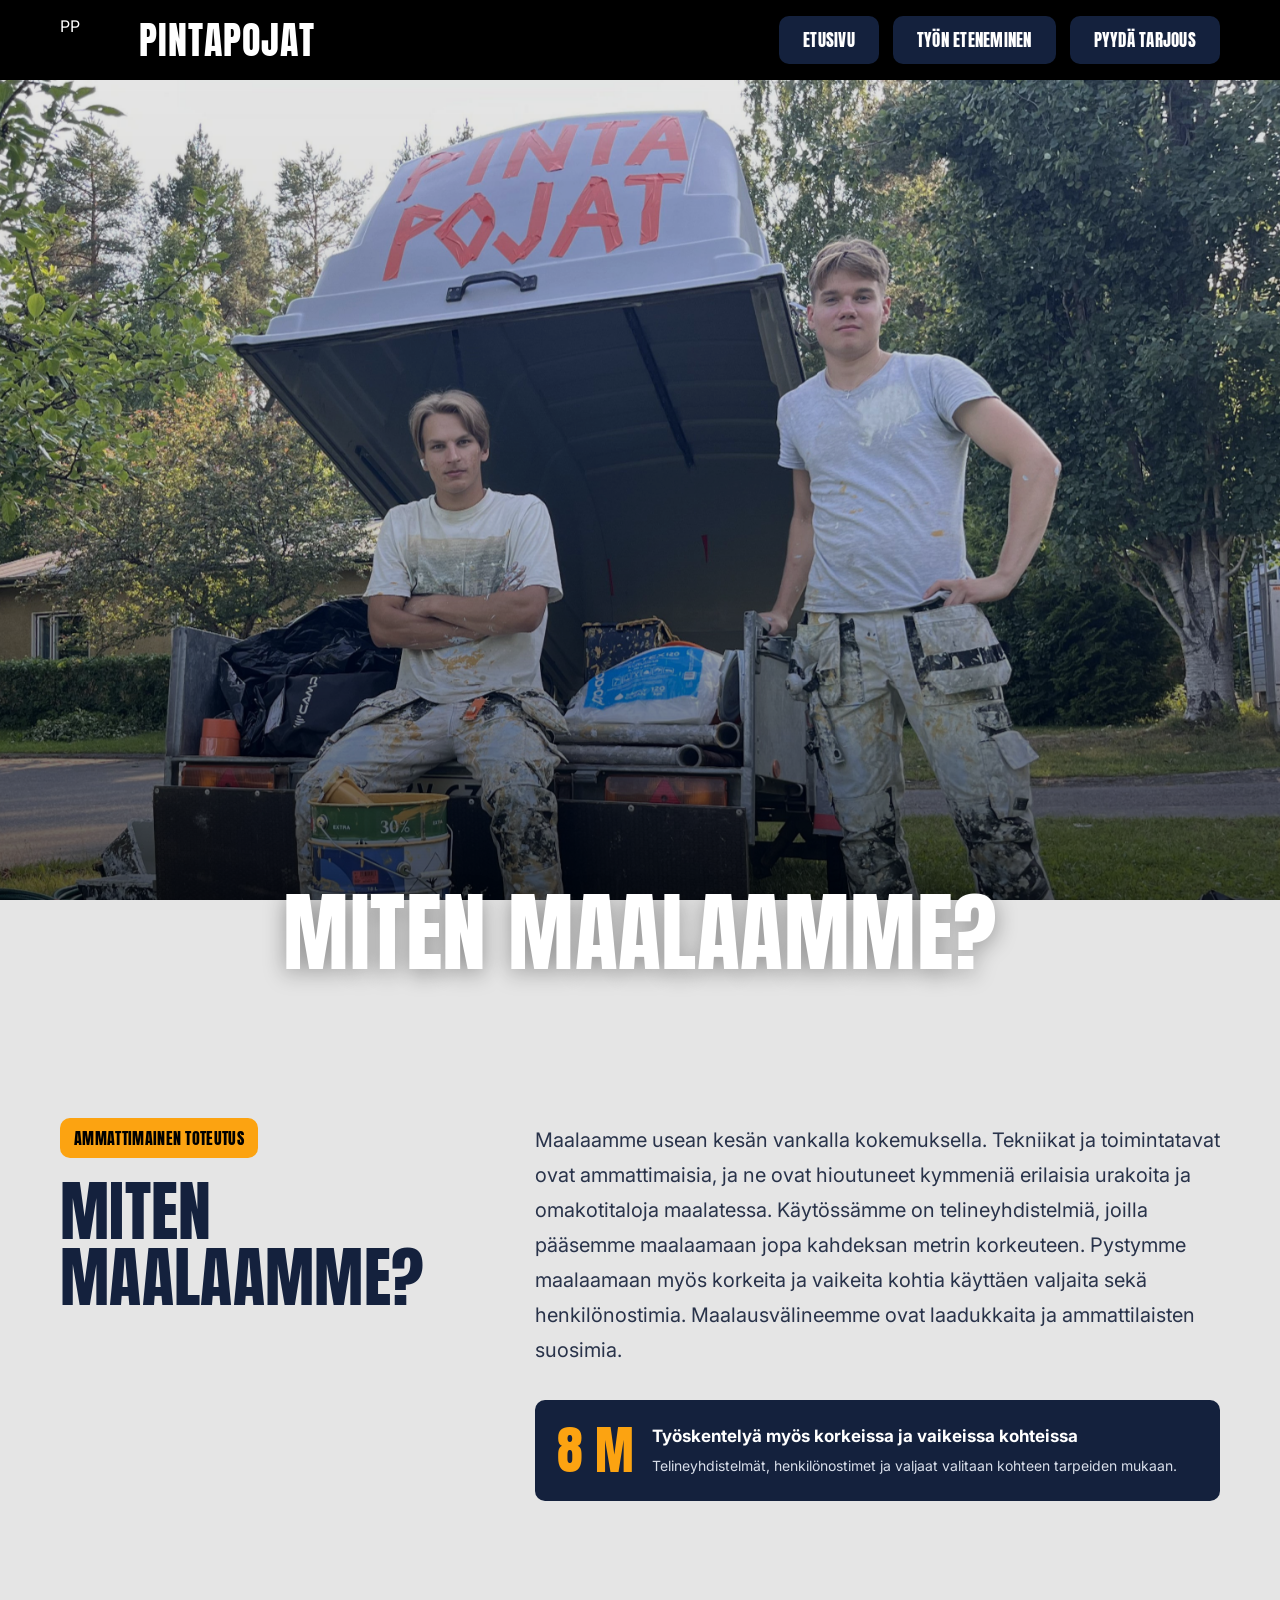
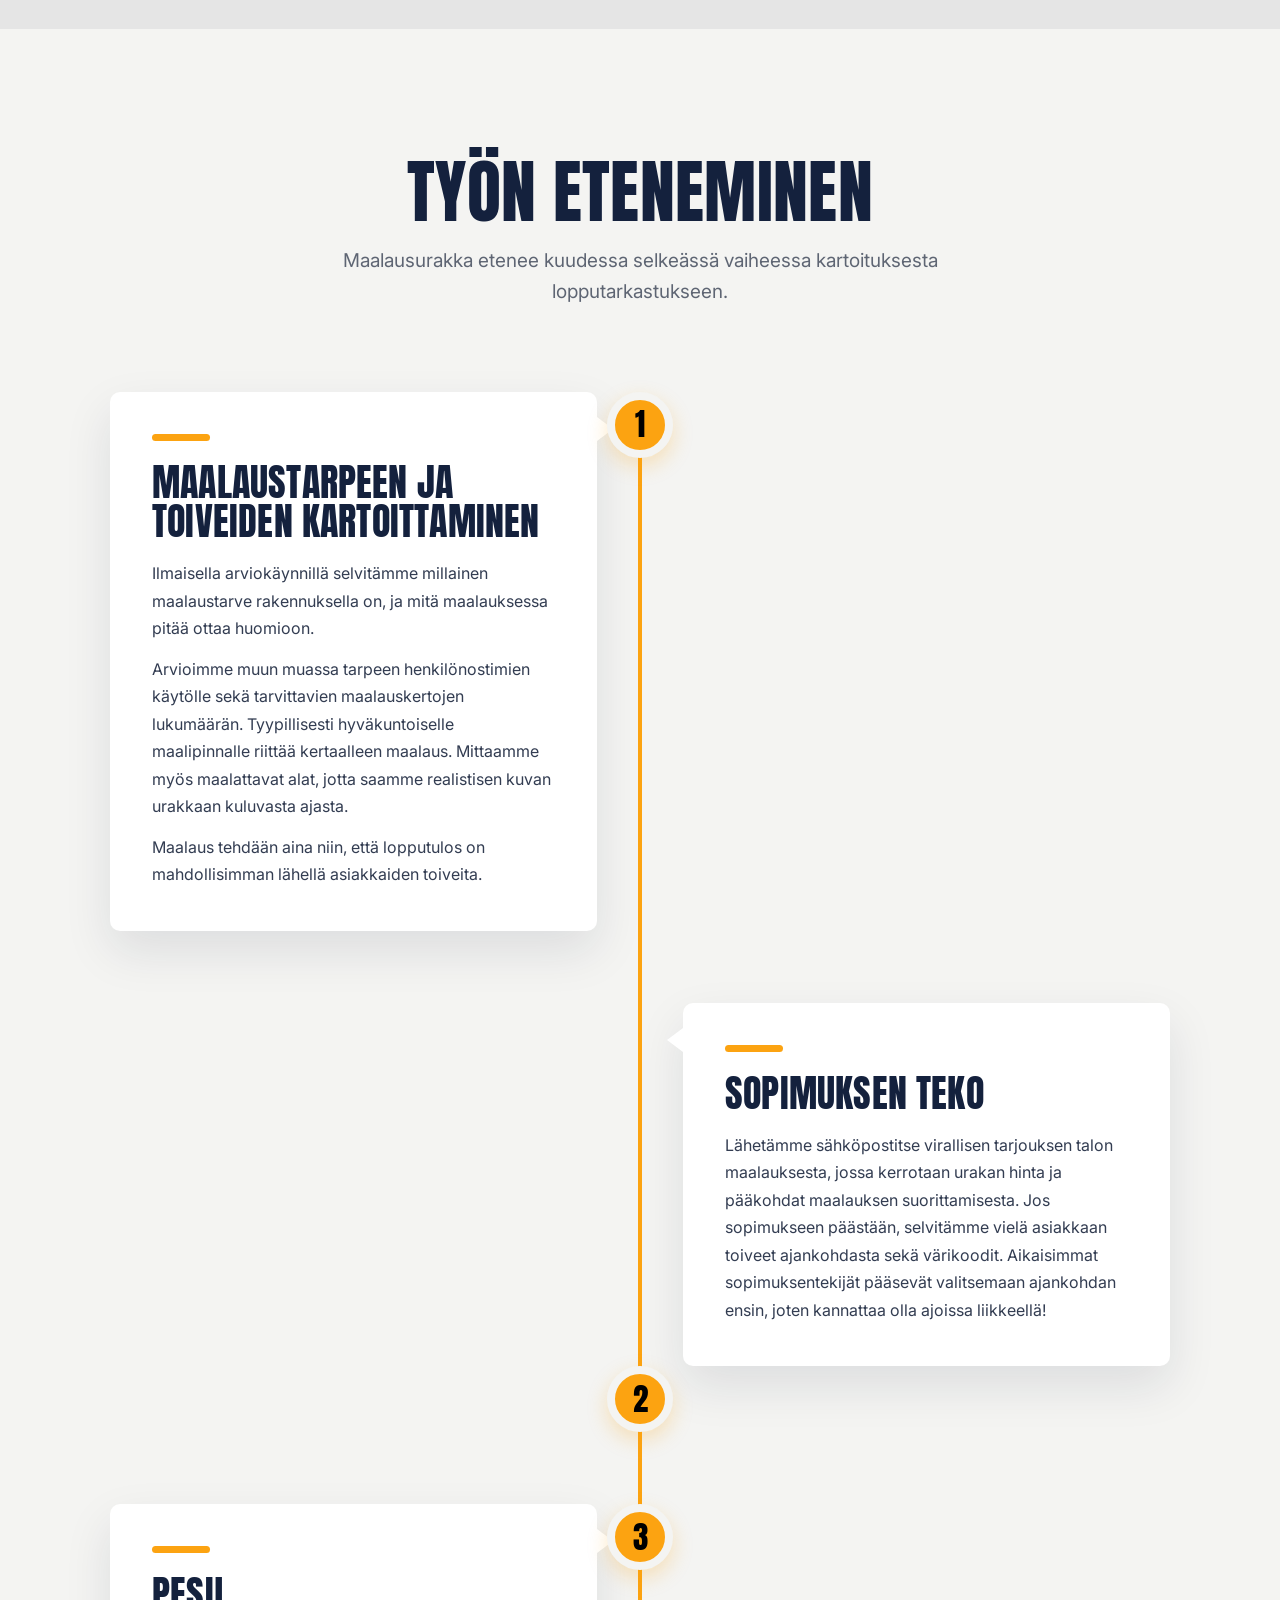
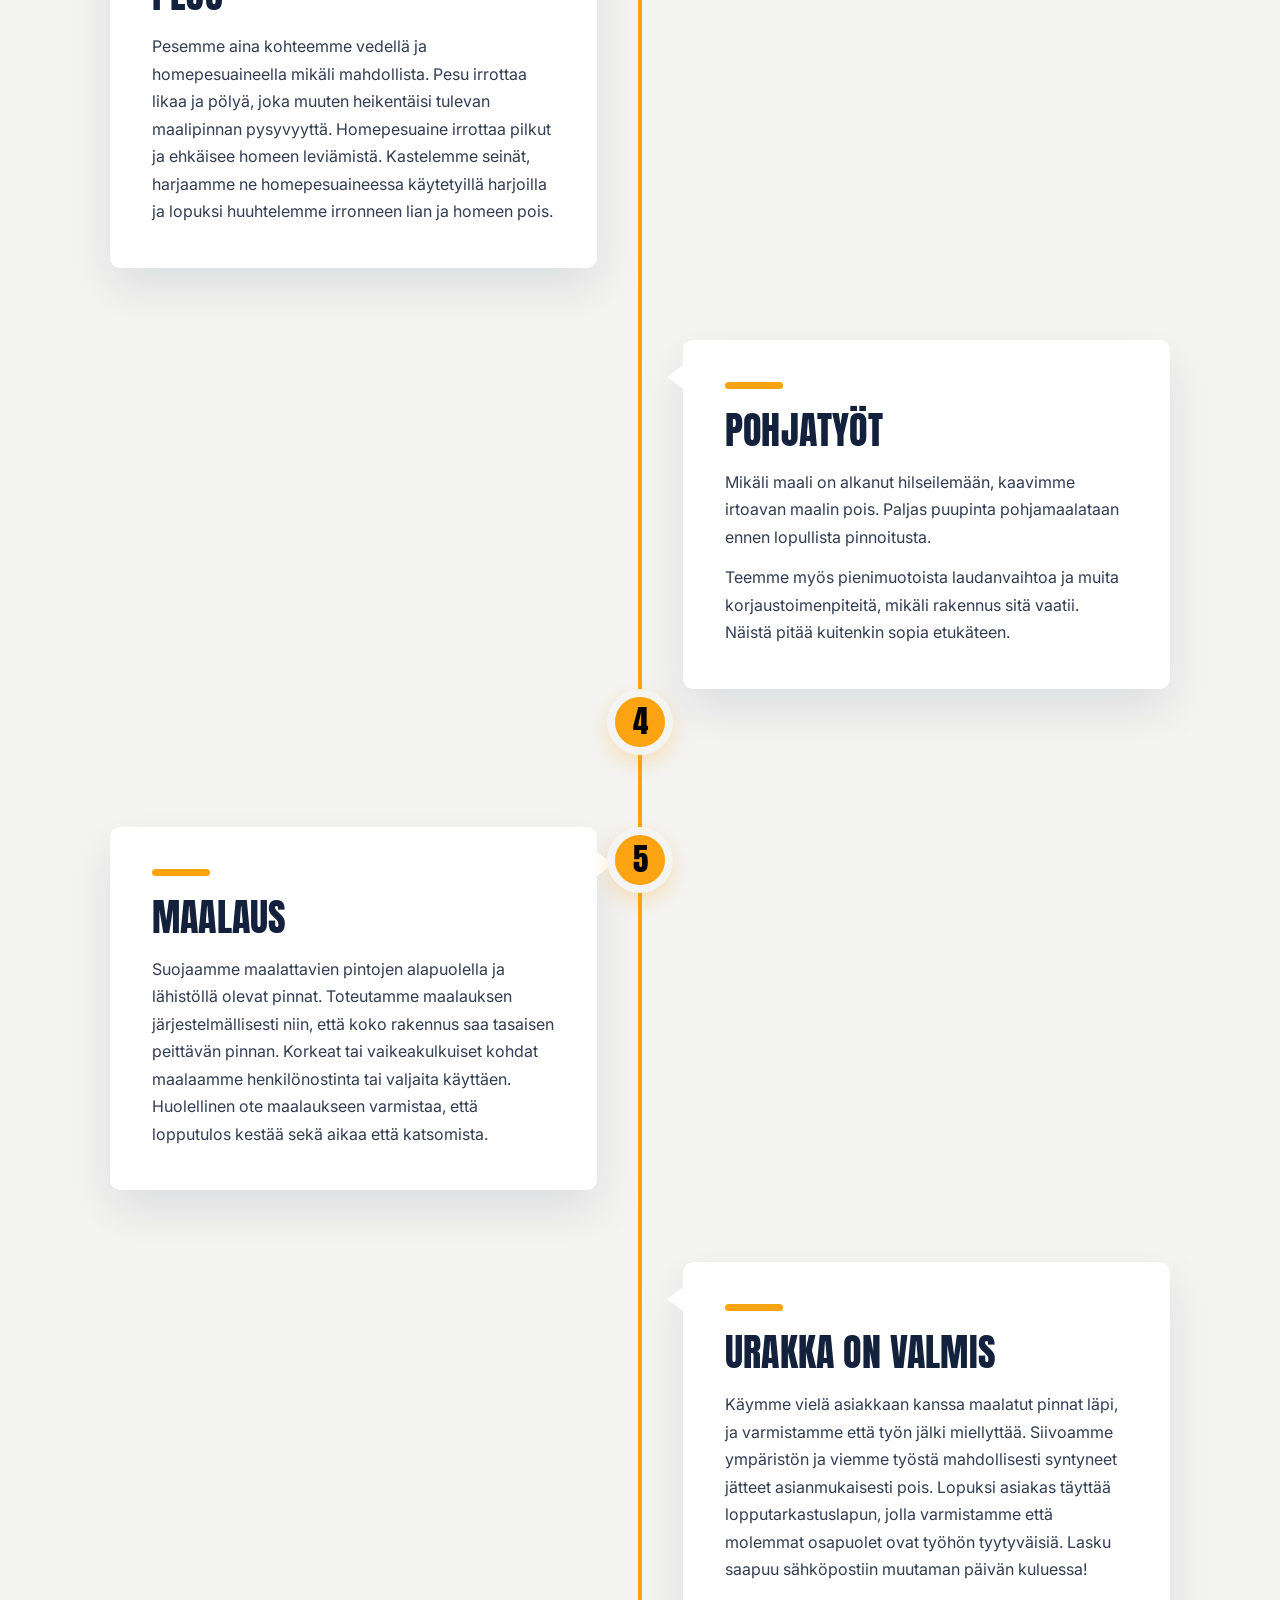
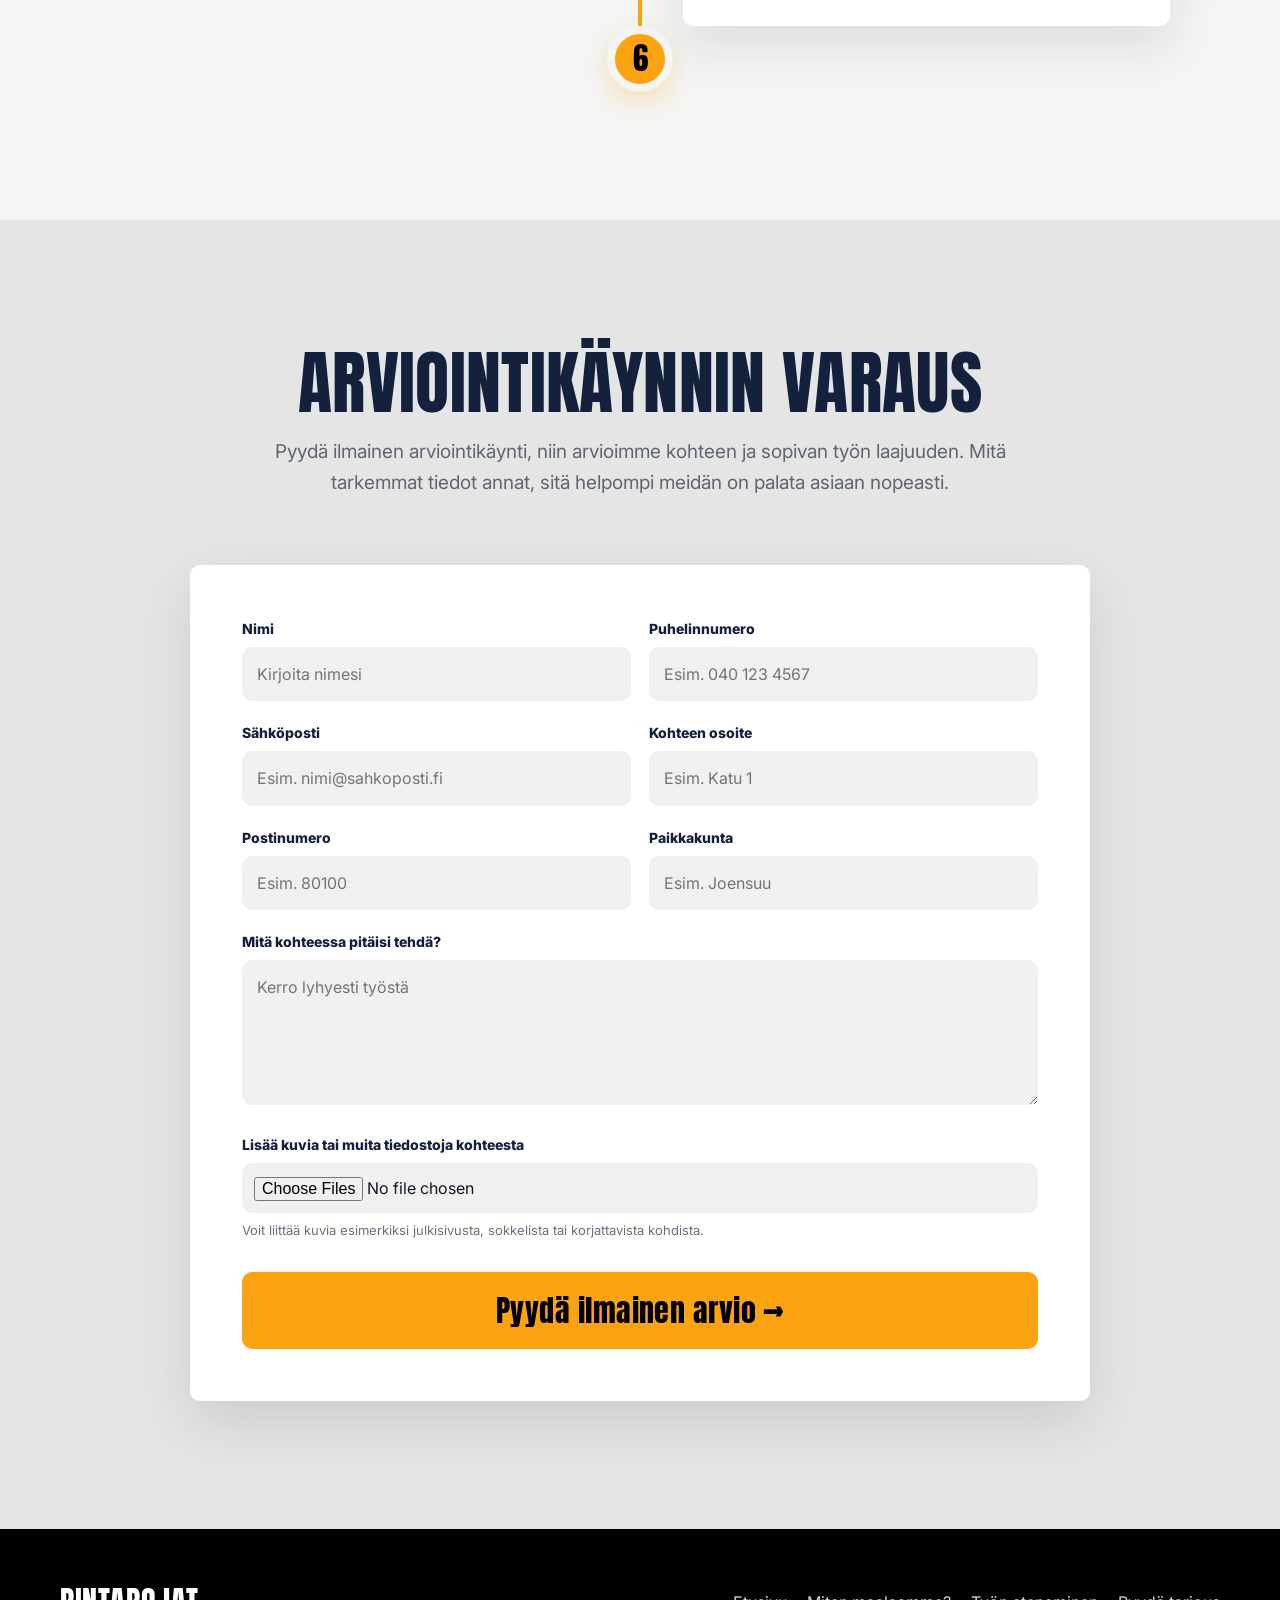
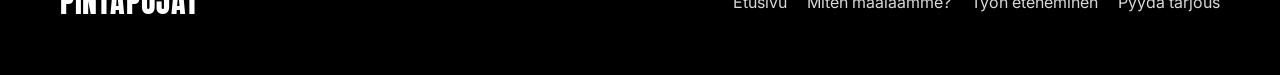
<file: pintapojat-maalaustavat.html>
<!doctype html>
<html lang="fi">
<head>
  <meta charset="utf-8">
  <meta name="viewport" content="width=device-width, initial-scale=1">
  <meta name="theme-color" content="#000000">

  <title>Miten maalaamme? | PintaPojat</title>
  <meta name="description" content="Tutustu PintaPoikien ammattimaisiin maalaustapoihin ja talomaalausurakan kuuteen työvaiheeseen. Pyydä ilmainen arviointikäynti Joensuun seudulla.">
  <meta name="robots" content="index,follow,max-image-preview:large">

  <link rel="preconnect" href="https://fonts.googleapis.com">
  <link rel="preconnect" href="https://fonts.gstatic.com" crossorigin>
  <link href="https://fonts.googleapis.com/css2?family=Anton&family=Inter:wght@400;500;600;700;800&display=swap" rel="stylesheet">

  <style>
    :root{
      --navy:#14213d;
      --navy-hover:#1d2e52;
      --orange:#fca311;
      --paper:#e5e5e5;
      --white:#ffffff;
      --black:#000000;
      --text:#17213a;
      --muted:#5e6573;
      --max:1160px;
      --radius:10px;
      --section-space:clamp(88px,10vw,136px);
      --image-y:0px;
      --title-y:0px;
      --hero-cover:0%;
    }

    *{box-sizing:border-box}
    html{scroll-behavior:smooth;overflow-x:hidden}
    body{
      margin:0;
      overflow-x:hidden;
      background:var(--paper);
      color:var(--text);
      font-family:Inter,"Segoe UI",Arial,sans-serif;
      font-size:16px;
      line-height:1.65;
      text-rendering:optimizeLegibility;
      -webkit-font-smoothing:antialiased;
    }
    a{color:inherit;text-decoration:none}
    img{display:block;max-width:100%;height:auto}
    button,input,textarea{font:inherit}
    button,.nav-pill,.hero-button,.submit-button{
      font-family:Impact,Anton,Haettenschweiler,"Arial Narrow Bold",sans-serif;
      font-weight:400;
      letter-spacing:.015em;
    }
    h1,h2,h3,.impact{
      margin:0;
      font-family:Impact,Anton,Haettenschweiler,"Arial Narrow Bold",sans-serif;
      font-weight:400;
      text-transform:uppercase;
      letter-spacing:.005em;
    }
    p{margin:0}
    .wrap{width:min(var(--max),calc(100% - 40px));margin-inline:auto}

    .skip-link{
      position:absolute;
      left:-9999px;
      top:12px;
      z-index:1000;
      padding:12px 16px;
      background:#fff;
      color:#000;
      border-radius:var(--radius);
    }
    .skip-link:focus{left:12px}

    .site-header{
      position:relative;
      z-index:80;
      width:100%;
      background:var(--black);
      color:#fff;
    }
    .header-inner{
      min-height:80px;
      display:flex;
      align-items:center;
      justify-content:space-between;
      gap:28px;
      padding:10px 0;
    }
    .brand{
      display:flex;
      align-items:center;
      gap:15px;
      min-width:max-content;
    }
    .brand-logo{
      display:block;
      width:64px;
      height:54px;
      flex:none;
      overflow:hidden;
      background:transparent;
      pointer-events:none;
    }
    .brand-name{
      font-family:Impact,Anton,Haettenschweiler,"Arial Narrow Bold",sans-serif;
      font-size:clamp(27px,3vw,38px);
      line-height:1;
      letter-spacing:.025em;
      white-space:nowrap;
    }
    .main-nav{display:flex;align-items:center;gap:14px}
    .nav-pill{
      display:inline-flex;
      align-items:center;
      justify-content:center;
      min-height:48px;
      padding:9px 24px;
      border-radius:var(--radius);
      background:var(--navy);
      color:#fff;
      font-size:clamp(13px,1.35vw,17px);
      line-height:1;
      white-space:nowrap;
      transition:transform .18s ease,background .18s ease;
    }
    .nav-pill:hover,.nav-pill:focus-visible{
      background:var(--navy-hover);
      transform:translateY(-2px);
      outline:none;
    }
    .menu-toggle{
      display:none;
      border:0;
      border-radius:var(--radius);
      background:var(--orange);
      color:#000;
      padding:11px 14px;
      cursor:pointer;
    }

    .hero{
      position:relative;
      z-index:10;
      height:clamp(560px,calc(100svh - 80px),840px);
      overflow:visible;
      background:#1c1c1c;
    }
    .hero-clip{position:absolute;inset:0;overflow:hidden}
    .hero-image{
      position:absolute;
      left:0;
      top:-3%;
      width:100%;
      height:112%;
      object-fit:cover;
      object-position:center 18%;
      transform:translate3d(0,var(--image-y),0) scale(1.025);
      will-change:transform;
    }
    .hero-shade{
      position:absolute;
      inset:0;
      background:linear-gradient(to bottom,rgba(0,0,0,.10),rgba(0,0,0,.18) 55%,rgba(0,0,0,.67));
    }
    .hero-grey-cover{
      position:absolute;
      left:0;
      right:0;
      bottom:0;
      z-index:2;
      height:var(--hero-cover);
      background:var(--paper);
      will-change:height;
      pointer-events:none;
    }
    .hero-title{
      position:absolute;
      z-index:5;
      left:50%;
      bottom:clamp(-84px,-6vw,-56px);
      width:min(970px,94vw);
      margin:0;
      color:#fff;
      text-align:center;
      font-size:clamp(50px,7vw,88px);
      line-height:1.02;
      text-shadow:0 4px 22px rgba(0,0,0,.38);
      transform:translate3d(-50%,var(--title-y),0);
      will-change:transform;
    }

    .methods-intro{
      position:relative;
      z-index:3;
      padding:clamp(150px,17vw,220px) 0 var(--section-space);
      background:var(--paper);
    }
    .intro-grid{
      display:grid;
      grid-template-columns:minmax(260px,.72fr) minmax(0,1.28fr);
      gap:clamp(38px,7vw,90px);
      align-items:start;
    }
    .intro-label{
      position:sticky;
      top:36px;
    }
    .eyebrow{
      display:inline-flex;
      align-items:center;
      min-height:38px;
      padding:7px 14px;
      margin-bottom:20px;
      border-radius:var(--radius);
      background:var(--orange);
      color:#000;
      font-family:Impact,Anton,Haettenschweiler,"Arial Narrow Bold",sans-serif;
      text-transform:uppercase;
      letter-spacing:.02em;
    }
    .intro-label h2{
      color:var(--navy);
      font-size:clamp(40px,5.4vw,66px);
      line-height:1;
    }
    .intro-copy{
      padding-top:5px;
      font-size:clamp(17px,1.7vw,20px);
      line-height:1.75;
      color:#29334a;
    }
    .intro-copy p + p{margin-top:18px}
    .intro-note{
      display:grid;
      grid-template-columns:auto 1fr;
      gap:18px;
      align-items:center;
      margin-top:32px;
      padding:22px;
      border-radius:var(--radius);
      background:var(--navy);
      color:#fff;
    }
    .intro-note-number{
      color:var(--orange);
      font-family:Impact,Anton,Haettenschweiler,"Arial Narrow Bold",sans-serif;
      font-size:52px;
      line-height:1;
    }
    .intro-note strong{display:block;font-size:17px}
    .intro-note span{display:block;margin-top:3px;color:#d8deea;font-size:14px}

    .process-section{
      padding:var(--section-space) 0;
      background:#f4f4f2;
    }
    .section-heading{
      width:min(850px,100%);
      margin:0 auto clamp(54px,7vw,84px);
      text-align:center;
    }
    .section-heading h2{
      color:var(--navy);
      font-size:clamp(42px,5.7vw,70px);
      line-height:1;
    }
    .section-heading p{
      width:min(680px,100%);
      margin:18px auto 0;
      color:var(--muted);
      font-size:clamp(16px,1.5vw,19px);
    }

    .timeline{
      position:relative;
      display:grid;
      gap:clamp(36px,6vw,72px);
      width:min(1060px,100%);
      margin:0 auto;
    }
    .timeline::before{
      content:"";
      position:absolute;
      top:26px;
      bottom:26px;
      left:50%;
      width:4px;
      transform:translateX(-50%);
      background:var(--orange);
      border-radius:999px;
    }
    .step{
      position:relative;
      display:grid;
      grid-template-columns:1fr 86px 1fr;
      align-items:start;
    }
    .step-card{
      position:relative;
      padding:clamp(26px,4vw,42px);
      border-radius:var(--radius);
      background:#fff;
      box-shadow:0 20px 48px rgba(20,33,61,.10);
    }
    .step:nth-child(odd) .step-card{grid-column:1}
    .step:nth-child(even) .step-card{grid-column:3}
    .step-number{
      position:relative;
      z-index:2;
      grid-column:2;
      display:grid;
      place-items:center;
      width:66px;
      height:66px;
      margin:0 auto;
      border:8px solid #f4f4f2;
      border-radius:50%;
      background:var(--orange);
      color:#000;
      font-family:Impact,Anton,Haettenschweiler,"Arial Narrow Bold",sans-serif;
      font-size:31px;
      line-height:1;
      box-shadow:0 8px 20px rgba(252,163,17,.25);
    }
    .step:nth-child(odd) .step-card::after,
    .step:nth-child(even) .step-card::after{
      content:"";
      position:absolute;
      top:25px;
      width:0;
      height:0;
      border-top:12px solid transparent;
      border-bottom:12px solid transparent;
    }
    .step:nth-child(odd) .step-card::after{
      right:-16px;
      border-left:16px solid #fff;
    }
    .step:nth-child(even) .step-card::after{
      left:-16px;
      border-right:16px solid #fff;
    }
    .step-card h3{
      color:var(--navy);
      font-size:clamp(27px,3vw,38px);
      line-height:1.05;
      margin-bottom:18px;
    }
    .step-card p{
      color:#333d52;
      font-size:16px;
      line-height:1.72;
    }
    .step-card p + p{margin-top:13px}
    .step-card::before{
      content:"";
      display:block;
      width:58px;
      height:7px;
      margin-bottom:22px;
      border-radius:4px;
      background:var(--orange);
    }

    .offer-section{
      padding:var(--section-space) 0;
      background:var(--paper);
    }
    .offer-heading{
      width:min(820px,100%);
      margin:0 auto clamp(42px,6vw,66px);
      text-align:center;
    }
    .offer-heading h2{
      color:var(--navy);
      font-size:clamp(42px,5.7vw,70px);
      line-height:1;
    }
    .offer-heading p{
      margin:18px auto 0;
      color:var(--muted);
      font-size:clamp(16px,1.5vw,19px);
    }
    .offer-card{
      width:min(900px,100%);
      margin:0 auto;
      padding:clamp(24px,5vw,52px);
      border-radius:var(--radius);
      background:#fff;
      box-shadow:0 22px 54px rgba(20,33,61,.12);
    }
    form{display:grid;gap:20px}
    .form-row{
      display:grid;
      grid-template-columns:1fr 1fr;
      gap:18px;
    }
    label{
      display:block;
      margin-bottom:7px;
      color:var(--navy);
      font-weight:800;
      font-size:14px;
    }
    input,textarea{
      width:100%;
      padding:14px 15px;
      border:0;
      border-radius:var(--radius);
      background:#f0f0ee;
      color:#111827;
      font-size:16px;
      outline:3px solid transparent;
      transition:outline-color .18s ease,background .18s ease;
    }
    input:focus,textarea:focus{
      background:#fff;
      outline-color:rgba(252,163,17,.55);
    }
    textarea{min-height:145px;resize:vertical}
    input[type="file"]{padding:12px;background:#f0f0ee}
    .form-note{
      margin-top:7px;
      color:#697080;
      font-size:13px;
    }
    #uploadedFiles{display:grid;gap:8px;margin-top:10px}
    .uploaded-file{
      display:flex;
      align-items:center;
      justify-content:space-between;
      gap:12px;
      padding:10px 12px;
      border-radius:var(--radius);
      background:#f0f0ee;
      font-size:14px;
      word-break:break-word;
    }
    .uploaded-file button{
      flex:none;
      border:0;
      border-radius:var(--radius);
      padding:7px 11px;
      background:var(--navy);
      color:#fff;
      cursor:pointer;
    }
    .submit-button{
      display:inline-flex;
      align-items:center;
      justify-content:center;
      min-height:62px;
      padding:14px 28px;
      border:0;
      border-radius:var(--radius);
      background:var(--orange);
      color:#000;
      font-size:clamp(22px,2.4vw,30px);
      cursor:pointer;
      transition:transform .18s ease,filter .18s ease;
    }
    .submit-button:hover,.submit-button:focus-visible{
      transform:translateY(-2px);
      filter:brightness(1.03);
      outline:none;
    }
    .submit-button:disabled{cursor:wait;opacity:.68;transform:none}

    footer{
      padding:48px 0;
      background:#000;
      color:#fff;
    }
    .footer-inner{
      display:flex;
      align-items:center;
      justify-content:space-between;
      gap:24px;
      flex-wrap:wrap;
    }
    .footer-brand{
      font-family:Impact,Anton,Haettenschweiler,"Arial Narrow Bold",sans-serif;
      font-size:30px;
      letter-spacing:.02em;
    }
    .footer-links{display:flex;gap:20px;flex-wrap:wrap;color:#d8d8d8}
    .footer-links a:hover{text-decoration:underline}

    @media(max-width:900px){
      .intro-grid{grid-template-columns:1fr;gap:30px}
      .intro-label{position:static}
      .timeline::before{left:33px}
      .step{grid-template-columns:66px minmax(0,1fr);gap:18px}
      .step-number{grid-column:1;grid-row:1;width:60px;height:60px;border-width:7px}
      .step:nth-child(odd) .step-card,
      .step:nth-child(even) .step-card{grid-column:2;grid-row:1}
      .step:nth-child(odd) .step-card::after,
      .step:nth-child(even) .step-card::after{
        left:-14px;
        right:auto;
        border-right:14px solid #fff;
        border-left:0;
        border-top:11px solid transparent;
        border-bottom:11px solid transparent;
      }
    }

    @media(max-width:780px){
      .wrap{width:min(var(--max),calc(100% - 28px))}
      .header-inner{min-height:70px;flex-wrap:wrap}
      .brand-logo{width:54px;height:46px}
      .brand-name{font-size:27px}
      .menu-toggle{display:inline-flex}
      .main-nav{
        display:none;
        width:100%;
        padding:2px 0 10px;
        flex-direction:column;
        align-items:stretch;
      }
      .main-nav.open{display:flex}
      .nav-pill{width:100%;min-height:46px}
      .hero{height:clamp(470px,76svh,650px)}
      .hero-image{object-position:center 16%}
      .hero-title{bottom:-56px;font-size:clamp(43px,13vw,65px)}
      .methods-intro{padding-top:120px}
      .form-row{grid-template-columns:1fr}
      .offer-card{padding:24px 18px}
    }

    @media(max-width:520px){
      body{font-size:15px}
      .hero{height:450px}
      .hero-title{bottom:-42px;font-size:42px}
      .methods-intro{padding-top:105px}
      .timeline{gap:32px}
      .timeline::before{left:27px}
      .step{grid-template-columns:54px minmax(0,1fr);gap:12px}
      .step-number{width:52px;height:52px;font-size:25px;border-width:6px}
      .step-card{padding:23px 19px}
      .step-card h3{font-size:27px}
      .intro-note{grid-template-columns:1fr;gap:7px}
    }

    @media(prefers-reduced-motion:reduce){
      html{scroll-behavior:auto}
      .hero-image,.hero-title{transform:none!important}
      .hero-grey-cover{display:none}
      *,*::before,*::after{
        animation-duration:.01ms!important;
        animation-iteration-count:1!important;
        transition-duration:.01ms!important;
      }
    }
  </style>
</head>
<body>
  <a class="skip-link" href="#sisalto">Siirry sisältöön</a>

  <header class="site-header">
    <div class="wrap header-inner">
      <a class="brand" href="index.html" aria-label="PintaPojat etusivu">
        <object
          class="brand-logo"
          data="assets/LogoKuva.pdf#page=1&toolbar=0&navpanes=0&scrollbar=0&view=Fit"
          type="application/pdf"
          aria-label="PintaPojat-logo">
          <span aria-hidden="true">PP</span>
        </object>
        <span class="brand-name">PINTAPOJAT</span>
      </a>

      <button class="menu-toggle" id="menuToggle" type="button" aria-expanded="false" aria-controls="mainNav">Valikko</button>

      <nav class="main-nav" id="mainNav" aria-label="Päävalikko">
        <a class="nav-pill" href="index.html">ETUSIVU</a>
        <a class="nav-pill" href="#tyon-eteneminen">TYÖN ETENEMINEN</a>
        <a class="nav-pill" href="#tarjous">PYYDÄ TARJOUS</a>
      </nav>
    </div>
  </header>

  <main id="sisalto">
    <section class="hero" id="alku" aria-label="PintaPoikien maalaustavat">
      <div class="hero-clip">
        <img class="hero-image" src="assets/Pintapojat_tiimikuva1.jpg" alt="PintaPojat maalaustyön yhteydessä">
        <div class="hero-shade" aria-hidden="true"></div>
        <div class="hero-grey-cover" aria-hidden="true"></div>
      </div>
      <h1 class="hero-title">Miten maalaamme?</h1>
    </section>

    <section class="methods-intro" aria-labelledby="menetelmat-otsikko">
      <div class="wrap intro-grid">
        <div class="intro-label">
          <span class="eyebrow">Ammattimainen toteutus</span>
          <h2 id="menetelmat-otsikko">Miten maalaamme?</h2>
        </div>

        <div class="intro-copy">
          <p>Maalaamme usean kesän vankalla kokemuksella. Tekniikat ja toimintatavat ovat ammattimaisia, ja ne ovat hioutuneet kymmeniä erilaisia urakoita ja omakotitaloja maalatessa. Käytössämme on telineyhdistelmiä, joilla pääsemme maalaamaan jopa kahdeksan metrin korkeuteen. Pystymme maalaamaan myös korkeita ja vaikeita kohtia käyttäen valjaita sekä henkilönostimia. Maalausvälineemme ovat laadukkaita ja ammattilaisten suosimia.</p>

          <div class="intro-note" aria-label="Korkeiden kohteiden työskentely">
            <div class="intro-note-number">8 M</div>
            <div>
              <strong>Työskentelyä myös korkeissa ja vaikeissa kohteissa</strong>
              <span>Telineyhdistelmät, henkilönostimet ja valjaat valitaan kohteen tarpeiden mukaan.</span>
            </div>
          </div>
        </div>
      </div>
    </section>

    <section class="process-section" id="tyon-eteneminen" aria-labelledby="eteneminen-otsikko">
      <div class="wrap">
        <div class="section-heading">
          <h2 id="eteneminen-otsikko">Työn eteneminen</h2>
          <p>Maalausurakka etenee kuudessa selkeässä vaiheessa kartoituksesta lopputarkastukseen.</p>
        </div>

        <div class="timeline">
          <article class="step">
            <div class="step-card">
              <h3>Maalaustarpeen ja toiveiden kartoittaminen</h3>
              <p>Ilmaisella arviokäynnillä selvitämme millainen maalaustarve rakennuksella on, ja mitä maalauksessa pitää ottaa huomioon.</p>
              <p>Arvioimme muun muassa tarpeen henkilönostimien käytölle sekä tarvittavien maalauskertojen lukumäärän. Tyypillisesti hyväkuntoiselle maalipinnalle riittää kertaalleen maalaus. Mittaamme myös maalattavat alat, jotta saamme realistisen kuvan urakkaan kuluvasta ajasta.</p>
              <p>Maalaus tehdään aina niin, että lopputulos on mahdollisimman lähellä asiakkaiden toiveita.</p>
            </div>
            <div class="step-number" aria-hidden="true">1</div>
          </article>

          <article class="step">
            <div class="step-card">
              <h3>Sopimuksen teko</h3>
              <p>Lähetämme sähköpostitse virallisen tarjouksen talon maalauksesta, jossa kerrotaan urakan hinta ja pääkohdat maalauksen suorittamisesta. Jos sopimukseen päästään, selvitämme vielä asiakkaan toiveet ajankohdasta sekä värikoodit. Aikaisimmat sopimuksentekijät pääsevät valitsemaan ajankohdan ensin, joten kannattaa olla ajoissa liikkeellä!</p>
            </div>
            <div class="step-number" aria-hidden="true">2</div>
          </article>

          <article class="step">
            <div class="step-card">
              <h3>Pesu</h3>
              <p>Pesemme aina kohteemme vedellä ja homepesuaineella mikäli mahdollista. Pesu irrottaa likaa ja pölyä, joka muuten heikentäisi tulevan maalipinnan pysyvyyttä. Homepesuaine irrottaa pilkut ja ehkäisee homeen leviämistä. Kastelemme seinät, harjaamme ne homepesuaineessa käytetyillä harjoilla ja lopuksi huuhtelemme irronneen lian ja homeen pois.</p>
            </div>
            <div class="step-number" aria-hidden="true">3</div>
          </article>

          <article class="step">
            <div class="step-card">
              <h3>Pohjatyöt</h3>
              <p>Mikäli maali on alkanut hilseilemään, kaavimme irtoavan maalin pois. Paljas puupinta pohjamaalataan ennen lopullista pinnoitusta.</p>
              <p>Teemme myös pienimuotoista laudanvaihtoa ja muita korjaustoimenpiteitä, mikäli rakennus sitä vaatii. Näistä pitää kuitenkin sopia etukäteen.</p>
            </div>
            <div class="step-number" aria-hidden="true">4</div>
          </article>

          <article class="step">
            <div class="step-card">
              <h3>Maalaus</h3>
              <p>Suojaamme maalattavien pintojen alapuolella ja lähistöllä olevat pinnat. Toteutamme maalauksen järjestelmällisesti niin, että koko rakennus saa tasaisen peittävän pinnan. Korkeat tai vaikeakulkuiset kohdat maalaamme henkilönostinta tai valjaita käyttäen. Huolellinen ote maalaukseen varmistaa, että lopputulos kestää sekä aikaa että katsomista.</p>
            </div>
            <div class="step-number" aria-hidden="true">5</div>
          </article>

          <article class="step">
            <div class="step-card">
              <h3>Urakka on valmis</h3>
              <p>Käymme vielä asiakkaan kanssa maalatut pinnat läpi, ja varmistamme että työn jälki miellyttää. Siivoamme ympäristön ja viemme työstä mahdollisesti syntyneet jätteet asianmukaisesti pois. Lopuksi asiakas täyttää lopputarkastuslapun, jolla varmistamme että molemmat osapuolet ovat työhön tyytyväisiä. Lasku saapuu sähköpostiin muutaman päivän kuluessa!</p>
            </div>
            <div class="step-number" aria-hidden="true">6</div>
          </article>
        </div>
      </div>
    </section>

    <section class="offer-section" id="tarjous" aria-labelledby="tarjous-otsikko">
      <div class="wrap">
        <div class="offer-heading">
          <h2 id="tarjous-otsikko">Arviointikäynnin varaus</h2>
          <p>Pyydä ilmainen arviointikäynti, niin arvioimme kohteen ja sopivan työn laajuuden. Mitä tarkemmat tiedot annat, sitä helpompi meidän on palata asiaan nopeasti.</p>
        </div>

        <div class="offer-card">
          <form id="arviointiForm" action="https://formspree.io/f/xeerkbjz" method="POST">
            <input type="hidden" name="_subject" value="Uusi arviointikäyntipyyntö - PintaPojat">
            <input type="hidden" name="Liitteet" id="cloudinaryUrls">

            <div class="form-row">
              <div>
                <label for="nimi">Nimi</label>
                <input id="nimi" name="Nimi" type="text" placeholder="Kirjoita nimesi" autocomplete="name" required>
              </div>
              <div>
                <label for="puhelin">Puhelinnumero</label>
                <input id="puhelin" name="Puhelinnumero" type="tel" placeholder="Esim. 040 123 4567" autocomplete="tel" inputmode="tel" required>
              </div>
            </div>

            <div class="form-row">
              <div>
                <label for="sahkoposti">Sähköposti</label>
                <input id="sahkoposti" name="Sähköposti" type="email" placeholder="Esim. nimi@sahkoposti.fi" autocomplete="email" required>
              </div>
              <div>
                <label for="osoite">Kohteen osoite</label>
                <input id="osoite" name="Osoite" type="text" placeholder="Esim. Katu 1" autocomplete="street-address">
              </div>
            </div>

            <div class="form-row">
              <div>
                <label for="postinumero">Postinumero</label>
                <input id="postinumero" name="Postinumero" type="text" placeholder="Esim. 80100" autocomplete="postal-code" inputmode="numeric">
              </div>
              <div>
                <label for="paikkakunta">Paikkakunta</label>
                <input id="paikkakunta" name="Paikkakunta" type="text" placeholder="Esim. Joensuu" autocomplete="address-level2">
              </div>
            </div>

            <div>
              <label for="kuvaus">Mitä kohteessa pitäisi tehdä?</label>
              <textarea id="kuvaus" name="Työn kuvaus" placeholder="Kerro lyhyesti työstä" required></textarea>
            </div>

            <div>
              <label for="liite">Lisää kuvia tai muita tiedostoja kohteesta</label>
              <input id="liite" type="file" multiple accept="image/*,.pdf,.doc,.docx">
              <p class="form-note">Voit liittää kuvia esimerkiksi julkisivusta, sokkelista tai korjattavista kohdista.</p>
              <p class="form-note" id="uploadStatus" aria-live="polite"></p>
              <div id="uploadedFiles"></div>
            </div>

            <button class="submit-button" id="arviointiSubmitBtn" type="submit">Pyydä ilmainen arvio →</button>
          </form>
        </div>
      </div>
    </section>
  </main>

  <footer>
    <div class="wrap footer-inner">
      <div class="footer-brand">PINTAPOJAT</div>
      <nav class="footer-links" aria-label="Alatunnisteen linkit">
        <a href="index.html">Etusivu</a>
        <a href="#alku">Miten maalaamme?</a>
        <a href="#tyon-eteneminen">Työn eteneminen</a>
        <a href="#tarjous">Pyydä tarjous</a>
      </nav>
    </div>
  </footer>

  <script>
    const menuToggle = document.getElementById('menuToggle');
    const mainNav = document.getElementById('mainNav');

    menuToggle.addEventListener('click', () => {
      const isOpen = mainNav.classList.toggle('open');
      menuToggle.setAttribute('aria-expanded', String(isOpen));
    });

    mainNav.querySelectorAll('a').forEach((link) => {
      link.addEventListener('click', () => {
        mainNav.classList.remove('open');
        menuToggle.setAttribute('aria-expanded', 'false');
      });
    });

    const hero = document.querySelector('.hero');
    const heroTitle = document.querySelector('.hero-title');
    const intro = document.querySelector('.methods-intro');
    const reduceMotion = window.matchMedia('(prefers-reduced-motion: reduce)');
    let heroFramePending = false;

    function getMaximumTitleTravel() {
      const titleNaturalBottom = hero.offsetTop + heroTitle.offsetTop + heroTitle.offsetHeight;
      const introTop = intro.getBoundingClientRect().top + window.scrollY;
      const safetyGap = window.innerWidth <= 650 ? 26 : 40;
      return Math.max(0, introTop - safetyGap - titleNaturalBottom);
    }

    function updateParallax() {
      if (reduceMotion.matches) {
        document.documentElement.style.setProperty('--image-y', '0px');
        document.documentElement.style.setProperty('--title-y', '0px');
        document.documentElement.style.setProperty('--hero-cover', '0%');
        heroFramePending = false;
        return;
      }

      const rect = hero.getBoundingClientRect();
      const scrolled = Math.max(0, -rect.top);
      const imageTravel = Math.min(rect.height * .16, scrolled * .18);
      const maximumTitleTravel = getMaximumTitleTravel();
      const titleTravel = Math.min(maximumTitleTravel, scrolled * .30);
      const coverStart = rect.height * .10;
      const coverProgress = Math.max(0, Math.min(1, (scrolled - coverStart) / (rect.height * .72)));

      document.documentElement.style.setProperty('--image-y', `${imageTravel}px`);
      document.documentElement.style.setProperty('--title-y', `${titleTravel}px`);
      document.documentElement.style.setProperty('--hero-cover', `${coverProgress * 100}%`);
      heroFramePending = false;
    }

    function requestParallaxUpdate() {
      if (heroFramePending) return;
      heroFramePending = true;
      window.requestAnimationFrame(updateParallax);
    }

    window.addEventListener('scroll', requestParallaxUpdate, { passive:true });
    window.addEventListener('resize', requestParallaxUpdate);
    reduceMotion.addEventListener?.('change', requestParallaxUpdate);
    updateParallax();

    const arviointiForm = document.getElementById('arviointiForm');
    const liiteInput = document.getElementById('liite');
    const cloudinaryUrlsInput = document.getElementById('cloudinaryUrls');
    const uploadStatus = document.getElementById('uploadStatus');
    const uploadedFilesBox = document.getElementById('uploadedFiles');
    const arviointiSubmitBtn = document.getElementById('arviointiSubmitBtn');

    const CLOUD_NAME = 'dk6vndv1o';
    const UPLOAD_PRESET = 'PintaPojat';
    let selectedFiles = [];

    function renderSelectedFiles() {
      uploadedFilesBox.innerHTML = '';

      selectedFiles.forEach((file, index) => {
        const item = document.createElement('div');
        item.className = 'uploaded-file';

        const fileName = document.createElement('span');
        fileName.textContent = `Valittu: ${file.name}`;

        const removeButton = document.createElement('button');
        removeButton.type = 'button';
        removeButton.textContent = 'Poista';
        removeButton.addEventListener('click', () => {
          selectedFiles.splice(index, 1);
          renderSelectedFiles();
        });

        item.append(fileName, removeButton);
        uploadedFilesBox.appendChild(item);
      });
    }

    liiteInput.addEventListener('change', () => {
      const newFiles = Array.from(liiteInput.files || []);
      selectedFiles = [...selectedFiles, ...newFiles];
      renderSelectedFiles();
      liiteInput.value = '';
    });

    async function uploadFileToCloudinary(file) {
      const formData = new FormData();
      formData.append('file', file);
      formData.append('upload_preset', UPLOAD_PRESET);

      const response = await fetch(`https://api.cloudinary.com/v1_1/${CLOUD_NAME}/auto/upload`, {
        method:'POST',
        body:formData
      });

      const data = await response.json();

      if (!response.ok || !data.secure_url) {
        throw new Error(data?.error?.message || 'Upload epäonnistui');
      }

      return data;
    }

    arviointiForm.addEventListener('submit', async (event) => {
      event.preventDefault();

      const originalButtonText = 'Pyydä ilmainen arvio →';
      arviointiSubmitBtn.disabled = true;
      arviointiSubmitBtn.textContent = 'Lähetetään...';
      uploadStatus.textContent = '';

      try {
        const uploadedUrls = [];

        if (selectedFiles.length > 0) {
          uploadStatus.textContent = 'Ladataan tiedostoja...';

          for (const file of selectedFiles) {
            const uploaded = await uploadFileToCloudinary(file);
            uploadedUrls.push(uploaded.secure_url);
          }
        }

        cloudinaryUrlsInput.value = uploadedUrls.join('\n');
        const payload = new FormData(arviointiForm);

        const response = await fetch(arviointiForm.action, {
          method:'POST',
          body:payload,
          headers:{ Accept:'application/json' }
        });

        if (!response.ok) {
          throw new Error('Lomakkeen lähetys epäonnistui');
        }

        arviointiForm.reset();
        selectedFiles = [];
        cloudinaryUrlsInput.value = '';
        uploadedFilesBox.innerHTML = '';
        uploadStatus.textContent = 'Kiitos! Pyyntö lähetettiin onnistuneesti.';
      } catch (error) {
        console.error(error);
        uploadStatus.textContent = 'Lähetys epäonnistui. Tarkista asetukset ja yritä uudelleen.';
      } finally {
        arviointiSubmitBtn.disabled = false;
        arviointiSubmitBtn.textContent = originalButtonText;
      }
    });
  </script>
</body>
</html>
</file>
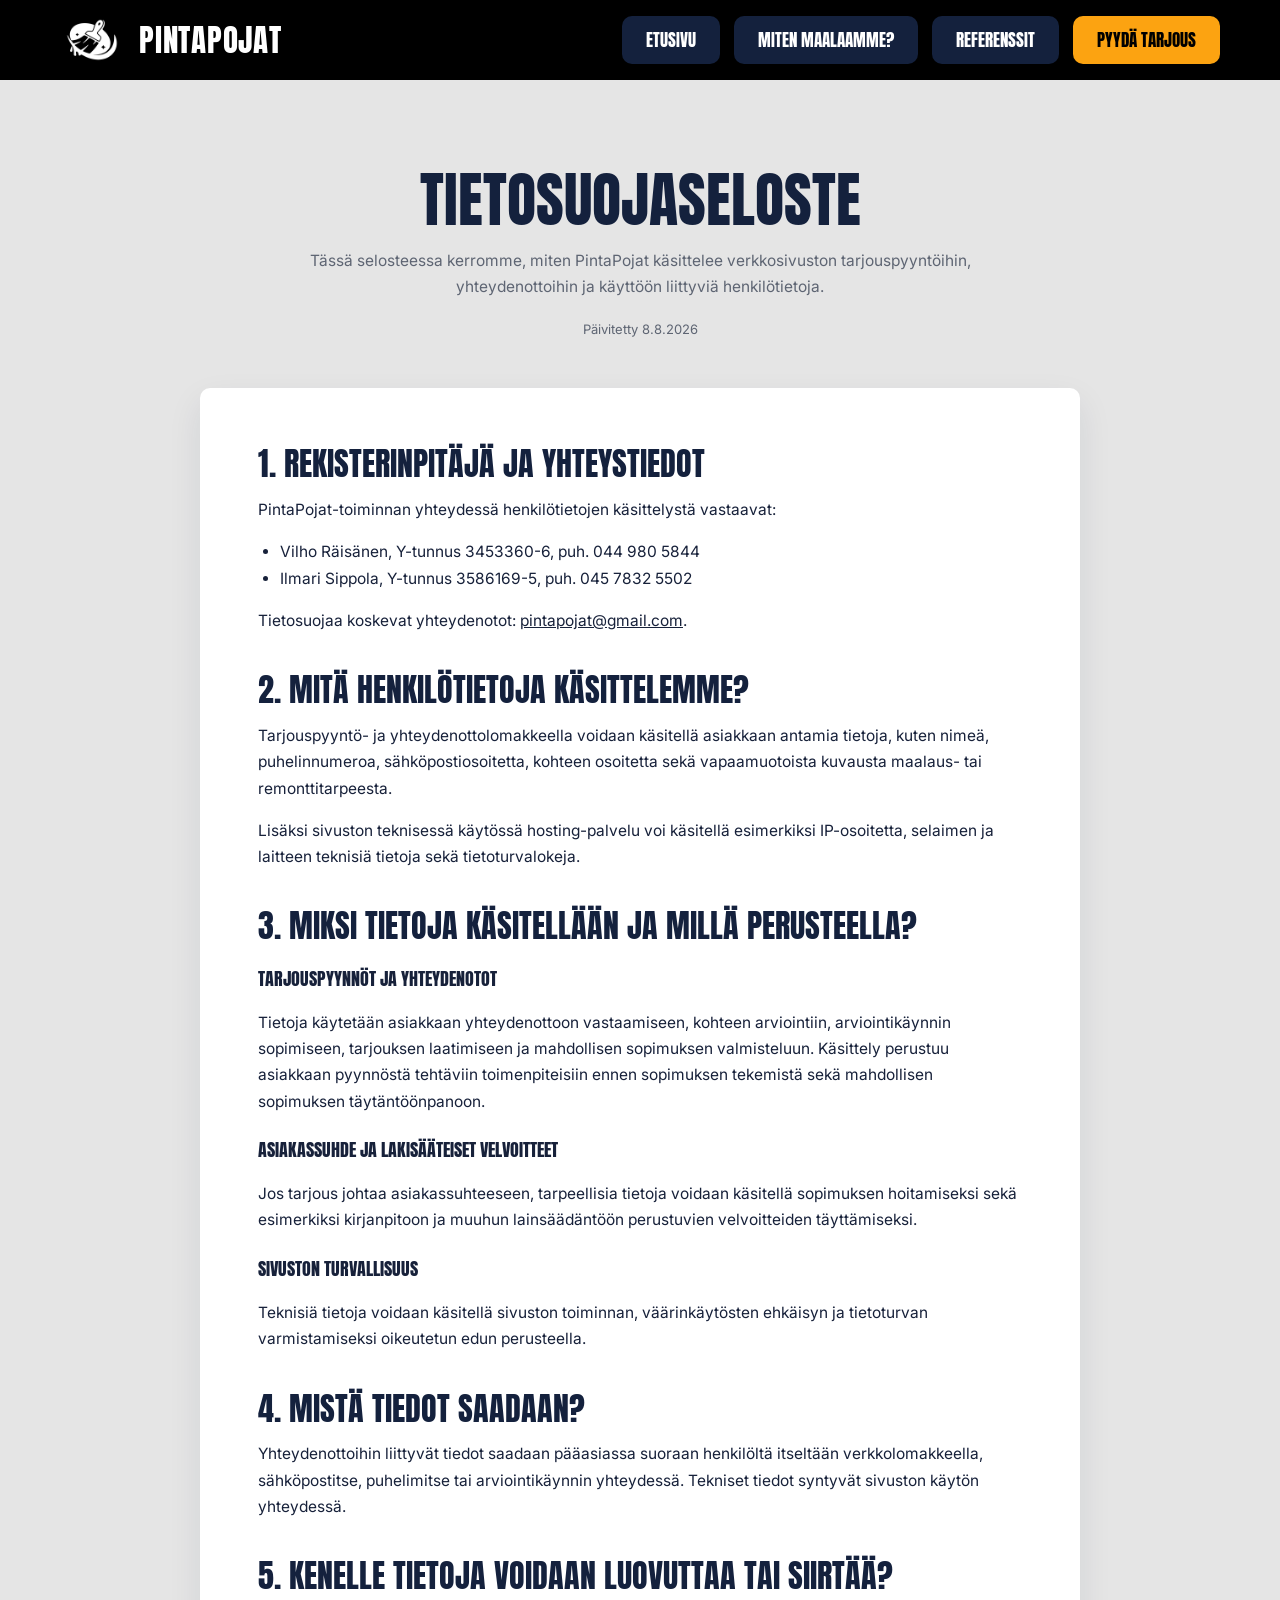
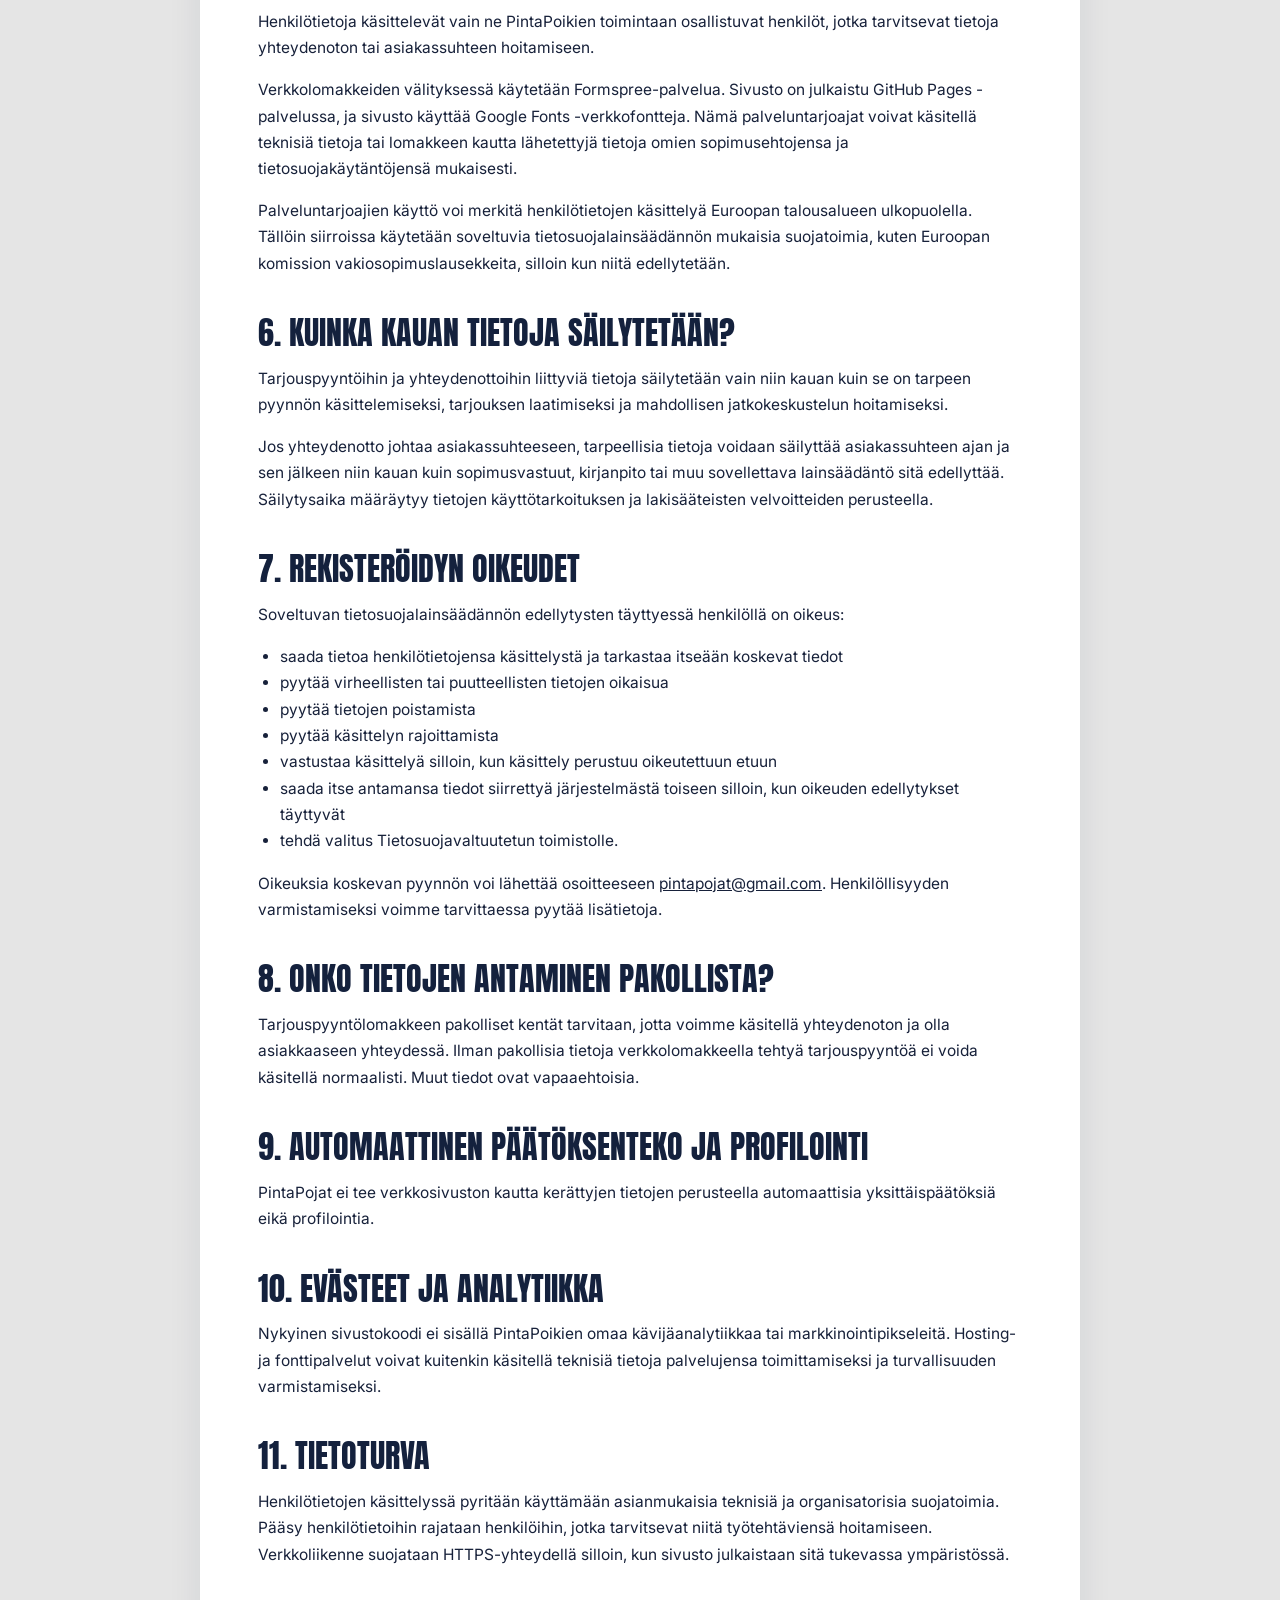
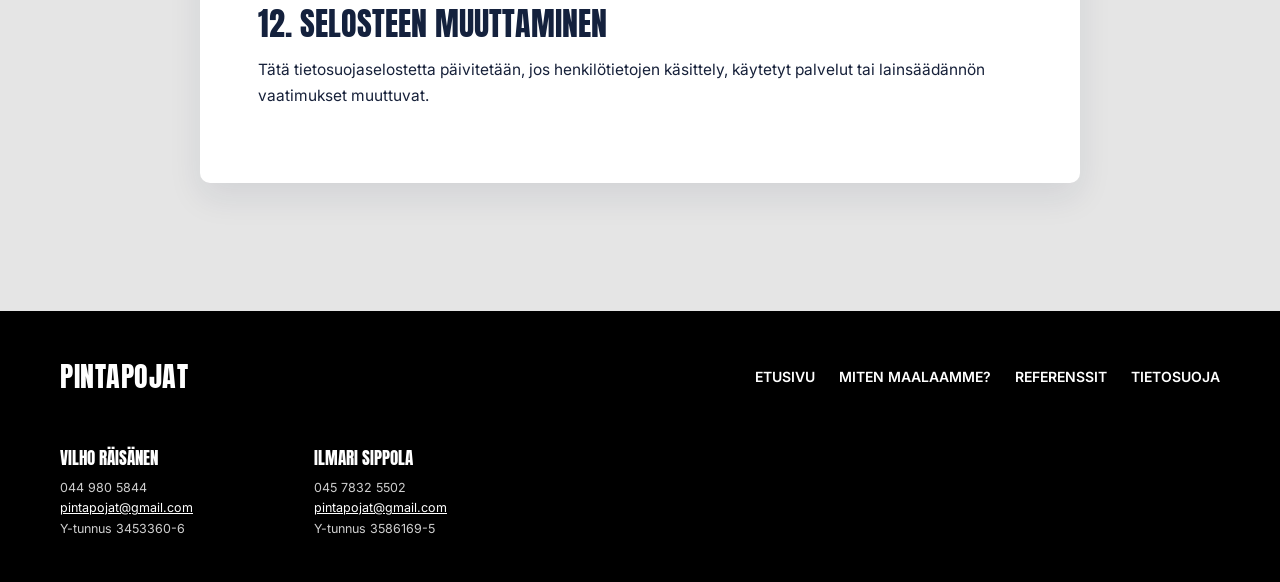
<file: tietosuoja.html>
<!doctype html>
<html lang="fi">
<head>
  <meta charset="utf-8">
  <meta name="viewport" content="width=device-width, initial-scale=1">
  <link rel="icon" type="image/png" href="assets/LogoValkoinenMustaTausta.png">
  <link rel="apple-touch-icon" href="assets/LogoValkoinenMustaTausta.png">

  <title>Tietosuoja | PintaPojat</title>
  <meta name="description" content="PintaPoikien tietosuojaseloste: miten käsittelemme tarjouspyyntöihin, yhteydenottoihin ja verkkosivuston käyttöön liittyviä henkilötietoja.">
  <meta name="robots" content="noindex,follow">
  <link rel="canonical" href="https://pintapojat.fi/tietosuoja.html">

  <meta property="og:type" content="website">
  <meta property="og:locale" content="fi_FI">
  <meta property="og:site_name" content="PintaPojat">
  <meta property="og:title" content="Tietosuoja | PintaPojat">
  <meta property="og:description" content="Tietoa PintaPoikien verkkosivustolla käsiteltävistä henkilötiedoista.">
  <meta property="og:url" content="https://pintapojat.fi/tietosuoja.html">

  <link rel="preconnect" href="https://fonts.googleapis.com">
  <link rel="preconnect" href="https://fonts.gstatic.com" crossorigin>
  <link href="https://fonts.googleapis.com/css2?family=Anton&family=Inter:wght@400;500;600;700;800&display=swap" rel="stylesheet">

  <style>
    :root{
      --navy:#14213d;
      --orange:#fca311;
      --paper:#e5e5e5;
      --white:#fff;
      --black:#000;
      --text:#17213a;
      --muted:#5e6573;
      --max:1160px;
      --radius:10px;
      --header-height:80px;
    }
    *{box-sizing:border-box}
    html{scroll-behavior:smooth}
    body{
      margin:0;
      padding-top:var(--header-height);
      background:var(--paper);
      color:var(--text);
      font-family:Inter,"Segoe UI",Arial,sans-serif;
      line-height:1.7;
      -webkit-font-smoothing:antialiased;
    }
    a{color:inherit}
    .wrap{width:min(var(--max),calc(100% - 40px));margin-inline:auto}
    .site-header{
      position:fixed;inset:0 0 auto 0;z-index:1000;
      background:#000;color:#fff;
    }
    .header-inner{
      min-height:80px;display:flex;align-items:center;
      justify-content:space-between;gap:28px;padding:10px 0;
    }
    .brand{display:flex;align-items:center;gap:15px;text-decoration:none;min-width:max-content}
    .brand-logo{width:64px;height:54px;object-fit:contain}
    .brand-name,.nav-pill,h1,h2,h3,.footer-brand{
      font-family:Impact,Anton,Haettenschweiler,"Arial Narrow Bold",sans-serif;
      font-weight:400;
    }
    .brand-name{font-size:clamp(25px,2.4vw,32px);letter-spacing:.025em}
    .main-nav{display:flex;align-items:center;gap:14px}
    .nav-pill{
      display:inline-flex;align-items:center;justify-content:center;
      min-height:48px;padding:9px 24px;border-radius:var(--radius);
      background:var(--navy);color:#fff;text-decoration:none;
      font-size:clamp(13px,1.35vw,17px);
    }
    .nav-pill.offer{background:var(--orange);color:#000}
    .menu-toggle{display:none;border:0;border-radius:var(--radius);background:var(--orange);padding:11px 14px}
    main{padding:clamp(60px,7vw,92px) 0 clamp(90px,10vw,130px)}
    .privacy-hero{max-width:820px;margin:0 auto 48px;text-align:center}
    h1{margin:0;color:var(--navy);font-size:clamp(40px,5vw,60px);text-transform:uppercase;line-height:1}
    .privacy-hero p{margin:18px auto 0;color:var(--muted);max-width:680px}
    .privacy-card{
      max-width:880px;margin:0 auto;padding:clamp(28px,5vw,58px);
      background:#fff;border-radius:var(--radius);
      box-shadow:0 14px 34px rgba(20,33,61,.09);
    }
    .privacy-card section+section{margin-top:38px}
    h2{margin:0 0 12px;color:var(--navy);font-size:clamp(24px,3vw,32px);text-transform:uppercase;line-height:1.1}
    h3{margin:20px 0 8px;font-size:18px;text-transform:uppercase}
    p,li{font-size:15.5px}
    ul{padding-left:22px}
    .meta{color:var(--muted);font-size:13px}
    .notice{
      margin-top:28px;padding:18px;border-left:5px solid var(--orange);
      background:#f6f6f6;
    }
    footer{padding:42px 0;background:#000;color:#fff}
    .footer-inner{display:grid;gap:24px}
    .footer-top{display:flex;align-items:center;justify-content:space-between;gap:24px;flex-wrap:wrap}
    .footer-brand{font-size:28px;letter-spacing:.02em}
    .footer-page-links{display:flex;gap:24px;flex-wrap:wrap}
    .footer-page-link{color:#fff;text-decoration:none;font-size:14px;font-weight:600}
    .footer-page-link:hover{color:var(--orange)}
    .footer-contacts{display:flex;gap:34px;flex-wrap:wrap;padding-top:20px}
    .footer-contact{min-width:220px}
    .footer-contact h3{margin:0 0 6px;color:#fff;font-size:17px}
    .footer-contact p{margin:2px 0;color:#cfcfcf;font-size:12.5px;line-height:1.45}
    .footer-contact a{color:#fff}
    @media(max-width:760px){
      :root{--header-height:72px}
      .wrap{width:min(var(--max),calc(100% - 28px))}
      .header-inner{min-height:72px;padding:8px 0;gap:12px}
      .brand{gap:10px}.brand-logo{width:52px;height:46px}.brand-name{font-size:24px}
      .menu-toggle{display:inline-flex}
      .main-nav{
        position:absolute;top:100%;left:0;right:0;display:none;
        flex-direction:column;align-items:stretch;gap:8px;
        padding:12px 14px 16px;background:#000;
      }
      .main-nav.open{display:flex}
      .nav-pill{width:100%;min-height:44px}
      main{padding-top:48px}
      .privacy-card{padding:26px 20px}
    }
  </style>
</head>
<body>
  <header class="site-header">
    <div class="wrap header-inner">
      <a class="brand" href="index.html" aria-label="PintaPojat etusivu">
        <img class="brand-logo" src="assets/LogoValkoinen.png" alt="PintaPojat-logo">
        <span class="brand-name">PINTAPOJAT</span>
      </a>
      <button class="menu-toggle" id="menuToggle" type="button" aria-expanded="false" aria-controls="mainNav">Valikko</button>
      <nav class="main-nav" id="mainNav" aria-label="Päävalikko">
        <a class="nav-pill" href="index.html">ETUSIVU</a>
        <a class="nav-pill" href="maalaustavat.html">MITEN MAALAAMME?</a>
        <a class="nav-pill" href="kohteet.html">REFERENSSIT</a>
        <a class="nav-pill offer" href="index.html#tarjous">PYYDÄ TARJOUS</a>
      </nav>
    </div>
  </header>

  <main>
    <div class="wrap">
      <header class="privacy-hero">
        <h1>Tietosuojaseloste</h1>
        <p>Tässä selosteessa kerromme, miten PintaPojat käsittelee verkkosivuston tarjouspyyntöihin, yhteydenottoihin ja käyttöön liittyviä henkilötietoja.</p>
        <p class="meta">Päivitetty 8.8.2026</p>
      </header>

      <article class="privacy-card">
        <section>
          <h2>1. Rekisterinpitäjä ja yhteystiedot</h2>
          <p>PintaPojat-toiminnan yhteydessä henkilötietojen käsittelystä vastaavat:</p>
          <ul>
            <li>Vilho Räisänen, Y-tunnus 3453360-6, puh. 044 980 5844</li>
            <li>Ilmari Sippola, Y-tunnus 3586169-5, puh. 045 7832 5502</li>
          </ul>
          <p>Tietosuojaa koskevat yhteydenotot: <a href="mailto:pintapojat@gmail.com">pintapojat@gmail.com</a>.</p>
        </section>

        <section>
          <h2>2. Mitä henkilötietoja käsittelemme?</h2>
          <p>Tarjouspyyntö- ja yhteydenottolomakkeella voidaan käsitellä asiakkaan antamia tietoja, kuten nimeä, puhelinnumeroa, sähköpostiosoitetta, kohteen osoitetta sekä vapaamuotoista kuvausta maalaus- tai remonttitarpeesta.</p>
          <p>Lisäksi sivuston teknisessä käytössä hosting-palvelu voi käsitellä esimerkiksi IP-osoitetta, selaimen ja laitteen teknisiä tietoja sekä tietoturvalokeja.</p>
        </section>

        <section>
          <h2>3. Miksi tietoja käsitellään ja millä perusteella?</h2>
          <h3>Tarjouspyynnöt ja yhteydenotot</h3>
          <p>Tietoja käytetään asiakkaan yhteydenottoon vastaamiseen, kohteen arviointiin, arviointikäynnin sopimiseen, tarjouksen laatimiseen ja mahdollisen sopimuksen valmisteluun. Käsittely perustuu asiakkaan pyynnöstä tehtäviin toimenpiteisiin ennen sopimuksen tekemistä sekä mahdollisen sopimuksen täytäntöönpanoon.</p>
          <h3>Asiakassuhde ja lakisääteiset velvoitteet</h3>
          <p>Jos tarjous johtaa asiakassuhteeseen, tarpeellisia tietoja voidaan käsitellä sopimuksen hoitamiseksi sekä esimerkiksi kirjanpitoon ja muuhun lainsäädäntöön perustuvien velvoitteiden täyttämiseksi.</p>
          <h3>Sivuston turvallisuus</h3>
          <p>Teknisiä tietoja voidaan käsitellä sivuston toiminnan, väärinkäytösten ehkäisyn ja tietoturvan varmistamiseksi oikeutetun edun perusteella.</p>
        </section>

        <section>
          <h2>4. Mistä tiedot saadaan?</h2>
          <p>Yhteydenottoihin liittyvät tiedot saadaan pääasiassa suoraan henkilöltä itseltään verkkolomakkeella, sähköpostitse, puhelimitse tai arviointikäynnin yhteydessä. Tekniset tiedot syntyvät sivuston käytön yhteydessä.</p>
        </section>

        <section>
          <h2>5. Kenelle tietoja voidaan luovuttaa tai siirtää?</h2>
          <p>Henkilötietoja käsittelevät vain ne PintaPoikien toimintaan osallistuvat henkilöt, jotka tarvitsevat tietoja yhteydenoton tai asiakassuhteen hoitamiseen.</p>
          <p>Verkkolomakkeiden välityksessä käytetään Formspree-palvelua. Sivusto on julkaistu GitHub Pages -palvelussa, ja sivusto käyttää Google Fonts -verkkofontteja. Nämä palveluntarjoajat voivat käsitellä teknisiä tietoja tai lomakkeen kautta lähetettyjä tietoja omien sopimusehtojensa ja tietosuojakäytäntöjensä mukaisesti.</p>
          <p>Palveluntarjoajien käyttö voi merkitä henkilötietojen käsittelyä Euroopan talousalueen ulkopuolella. Tällöin siirroissa käytetään soveltuvia tietosuojalainsäädännön mukaisia suojatoimia, kuten Euroopan komission vakiosopimuslausekkeita, silloin kun niitä edellytetään.</p>
        </section>

        <section>
          <h2>6. Kuinka kauan tietoja säilytetään?</h2>
          <p>Tarjouspyyntöihin ja yhteydenottoihin liittyviä tietoja säilytetään vain niin kauan kuin se on tarpeen pyynnön käsittelemiseksi, tarjouksen laatimiseksi ja mahdollisen jatkokeskustelun hoitamiseksi.</p>
          <p>Jos yhteydenotto johtaa asiakassuhteeseen, tarpeellisia tietoja voidaan säilyttää asiakassuhteen ajan ja sen jälkeen niin kauan kuin sopimusvastuut, kirjanpito tai muu sovellettava lainsäädäntö sitä edellyttää. Säilytysaika määräytyy tietojen käyttötarkoituksen ja lakisääteisten velvoitteiden perusteella.</p>
        </section>

        <section>
          <h2>7. Rekisteröidyn oikeudet</h2>
          <p>Soveltuvan tietosuojalainsäädännön edellytysten täyttyessä henkilöllä on oikeus:</p>
          <ul>
            <li>saada tietoa henkilötietojensa käsittelystä ja tarkastaa itseään koskevat tiedot</li>
            <li>pyytää virheellisten tai puutteellisten tietojen oikaisua</li>
            <li>pyytää tietojen poistamista</li>
            <li>pyytää käsittelyn rajoittamista</li>
            <li>vastustaa käsittelyä silloin, kun käsittely perustuu oikeutettuun etuun</li>
            <li>saada itse antamansa tiedot siirrettyä järjestelmästä toiseen silloin, kun oikeuden edellytykset täyttyvät</li>
            <li>tehdä valitus Tietosuojavaltuutetun toimistolle.</li>
          </ul>
          <p>Oikeuksia koskevan pyynnön voi lähettää osoitteeseen <a href="mailto:pintapojat@gmail.com">pintapojat@gmail.com</a>. Henkilöllisyyden varmistamiseksi voimme tarvittaessa pyytää lisätietoja.</p>
        </section>

        <section>
          <h2>8. Onko tietojen antaminen pakollista?</h2>
          <p>Tarjouspyyntölomakkeen pakolliset kentät tarvitaan, jotta voimme käsitellä yhteydenoton ja olla asiakkaaseen yhteydessä. Ilman pakollisia tietoja verkkolomakkeella tehtyä tarjouspyyntöä ei voida käsitellä normaalisti. Muut tiedot ovat vapaaehtoisia.</p>
        </section>

        <section>
          <h2>9. Automaattinen päätöksenteko ja profilointi</h2>
          <p>PintaPojat ei tee verkkosivuston kautta kerättyjen tietojen perusteella automaattisia yksittäispäätöksiä eikä profilointia.</p>
        </section>

        <section>
          <h2>10. Evästeet ja analytiikka</h2>
          <p>Nykyinen sivustokoodi ei sisällä PintaPoikien omaa kävijäanalytiikkaa tai markkinointipikseleitä. Hosting- ja fonttipalvelut voivat kuitenkin käsitellä teknisiä tietoja palvelujensa toimittamiseksi ja turvallisuuden varmistamiseksi.</p>
        </section>

        <section>
          <h2>11. Tietoturva</h2>
          <p>Henkilötietojen käsittelyssä pyritään käyttämään asianmukaisia teknisiä ja organisatorisia suojatoimia. Pääsy henkilötietoihin rajataan henkilöihin, jotka tarvitsevat niitä työtehtäviensä hoitamiseen. Verkkoliikenne suojataan HTTPS-yhteydellä silloin, kun sivusto julkaistaan sitä tukevassa ympäristössä.</p>
        </section>

        <section>
          <h2>12. Selosteen muuttaminen</h2>
          <p>Tätä tietosuojaselostetta päivitetään, jos henkilötietojen käsittely, käytetyt palvelut tai lainsäädännön vaatimukset muuttuvat.</p>
        </section>
</article>
    </div>
  </main>

  <footer>
    <div class="wrap footer-inner">
      <div class="footer-top">
        <div class="footer-brand">PINTAPOJAT</div>
        <nav class="footer-page-links" aria-label="Alatunnisteen sivulinkit">
          <a class="footer-page-link" href="index.html">ETUSIVU</a>
          <a class="footer-page-link" href="maalaustavat.html">MITEN MAALAAMME?</a>
          <a class="footer-page-link" href="kohteet.html">REFERENSSIT</a>
          <a class="footer-page-link" href="tietosuoja.html">TIETOSUOJA</a>
        </nav>
      </div>
      <div class="footer-contacts">
        <section class="footer-contact">
          <h3>Vilho Räisänen</h3>
          <p>044 980 5844</p>
          <p><a href="mailto:pintapojat@gmail.com">pintapojat@gmail.com</a></p>
          <p>Y-tunnus 3453360-6</p>
        </section>
        <section class="footer-contact">
          <h3>Ilmari Sippola</h3>
          <p>045 7832 5502</p>
          <p><a href="mailto:pintapojat@gmail.com">pintapojat@gmail.com</a></p>
          <p>Y-tunnus 3586169-5</p>
        </section>
      </div>
    </div>
  </footer>

  <script>
    const menuToggle = document.getElementById('menuToggle');
    const mainNav = document.getElementById('mainNav');
    menuToggle.addEventListener('click', () => {
      const open = mainNav.classList.toggle('open');
      menuToggle.setAttribute('aria-expanded', String(open));
    });
  </script>
</body>
</html>
</file>
